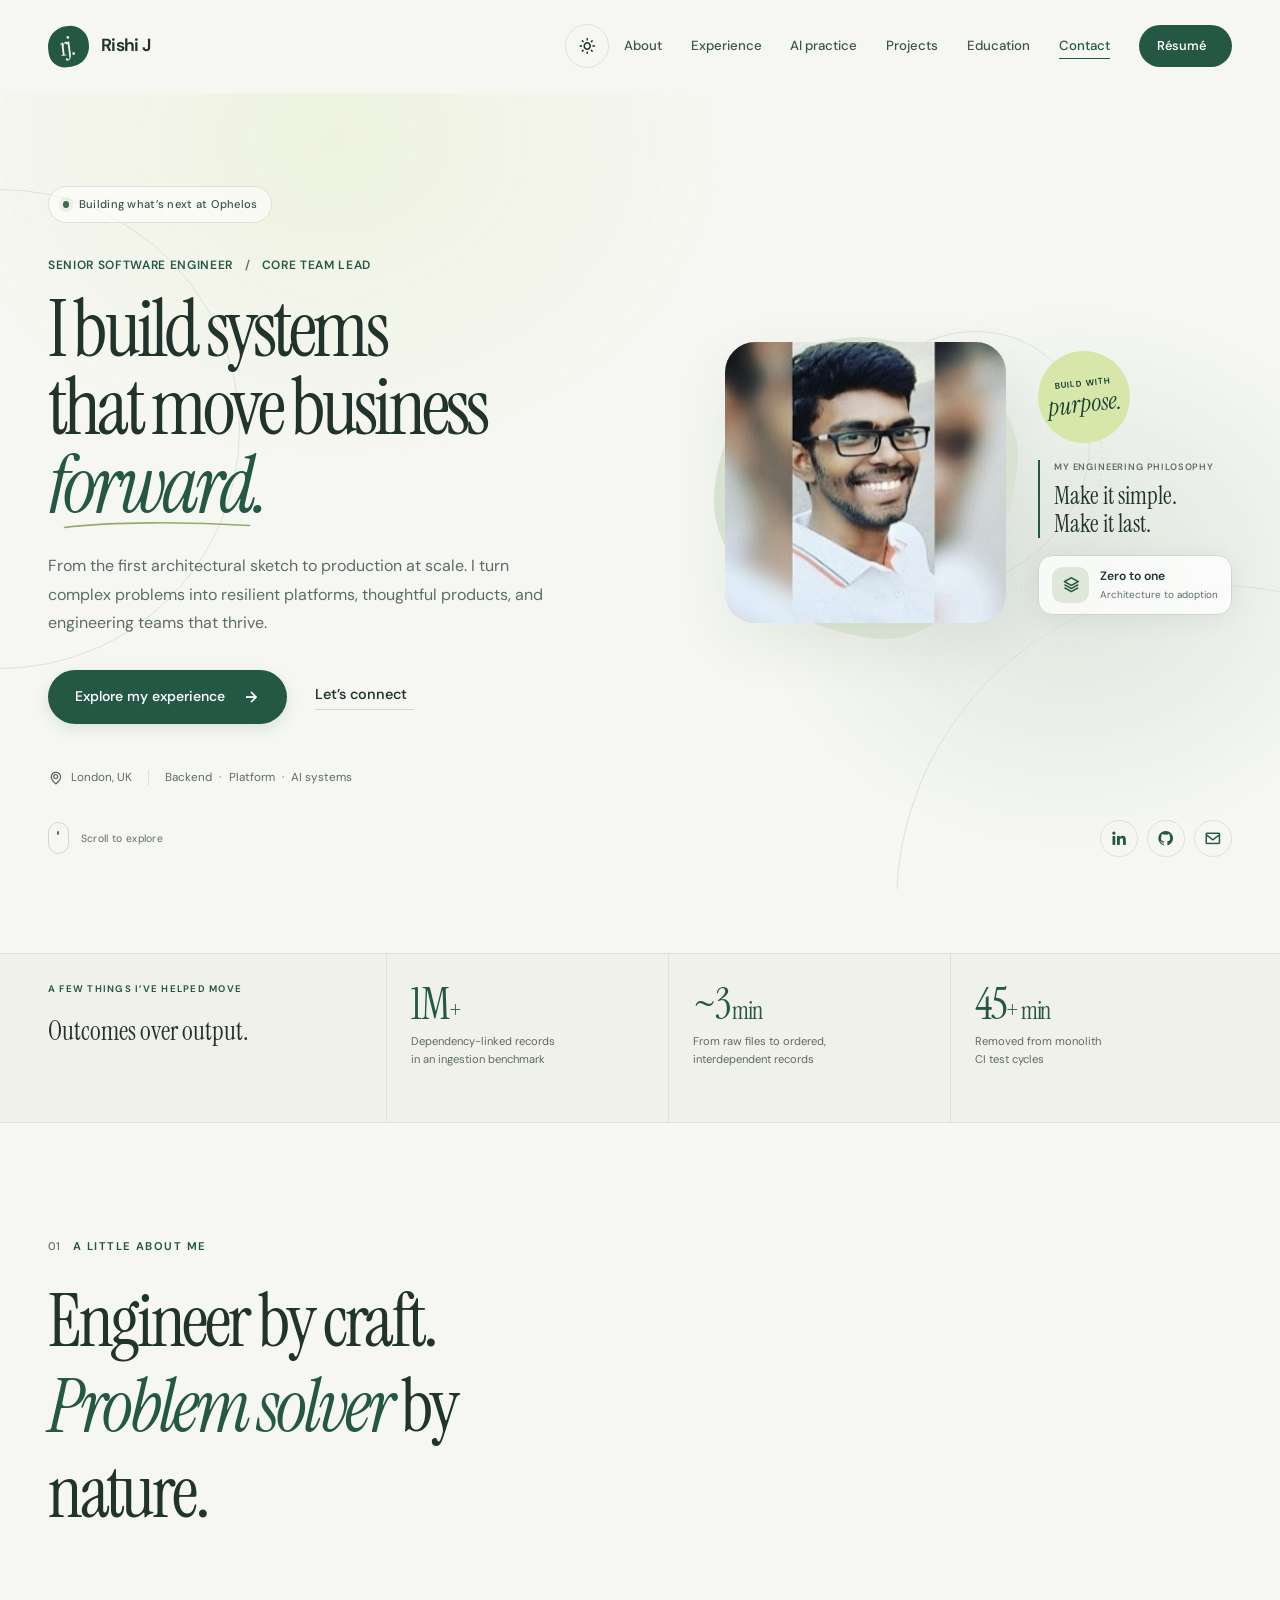
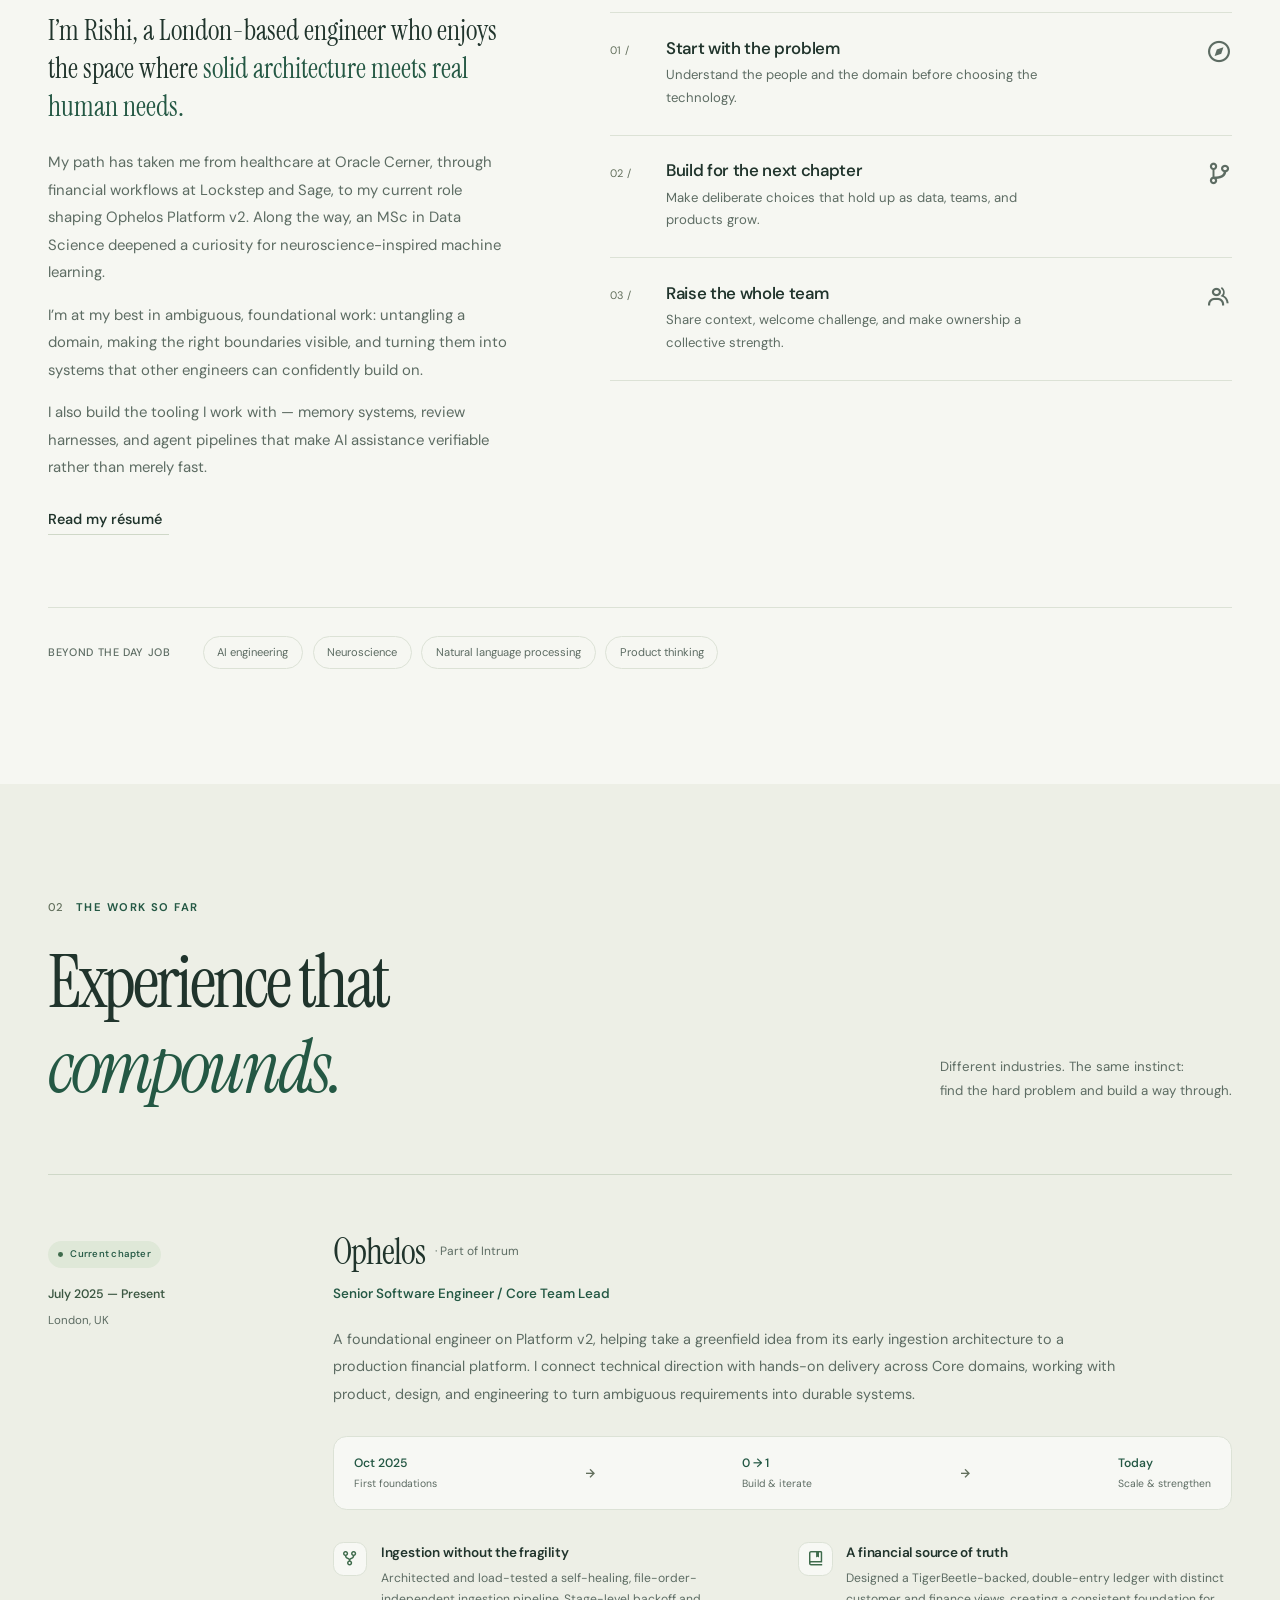
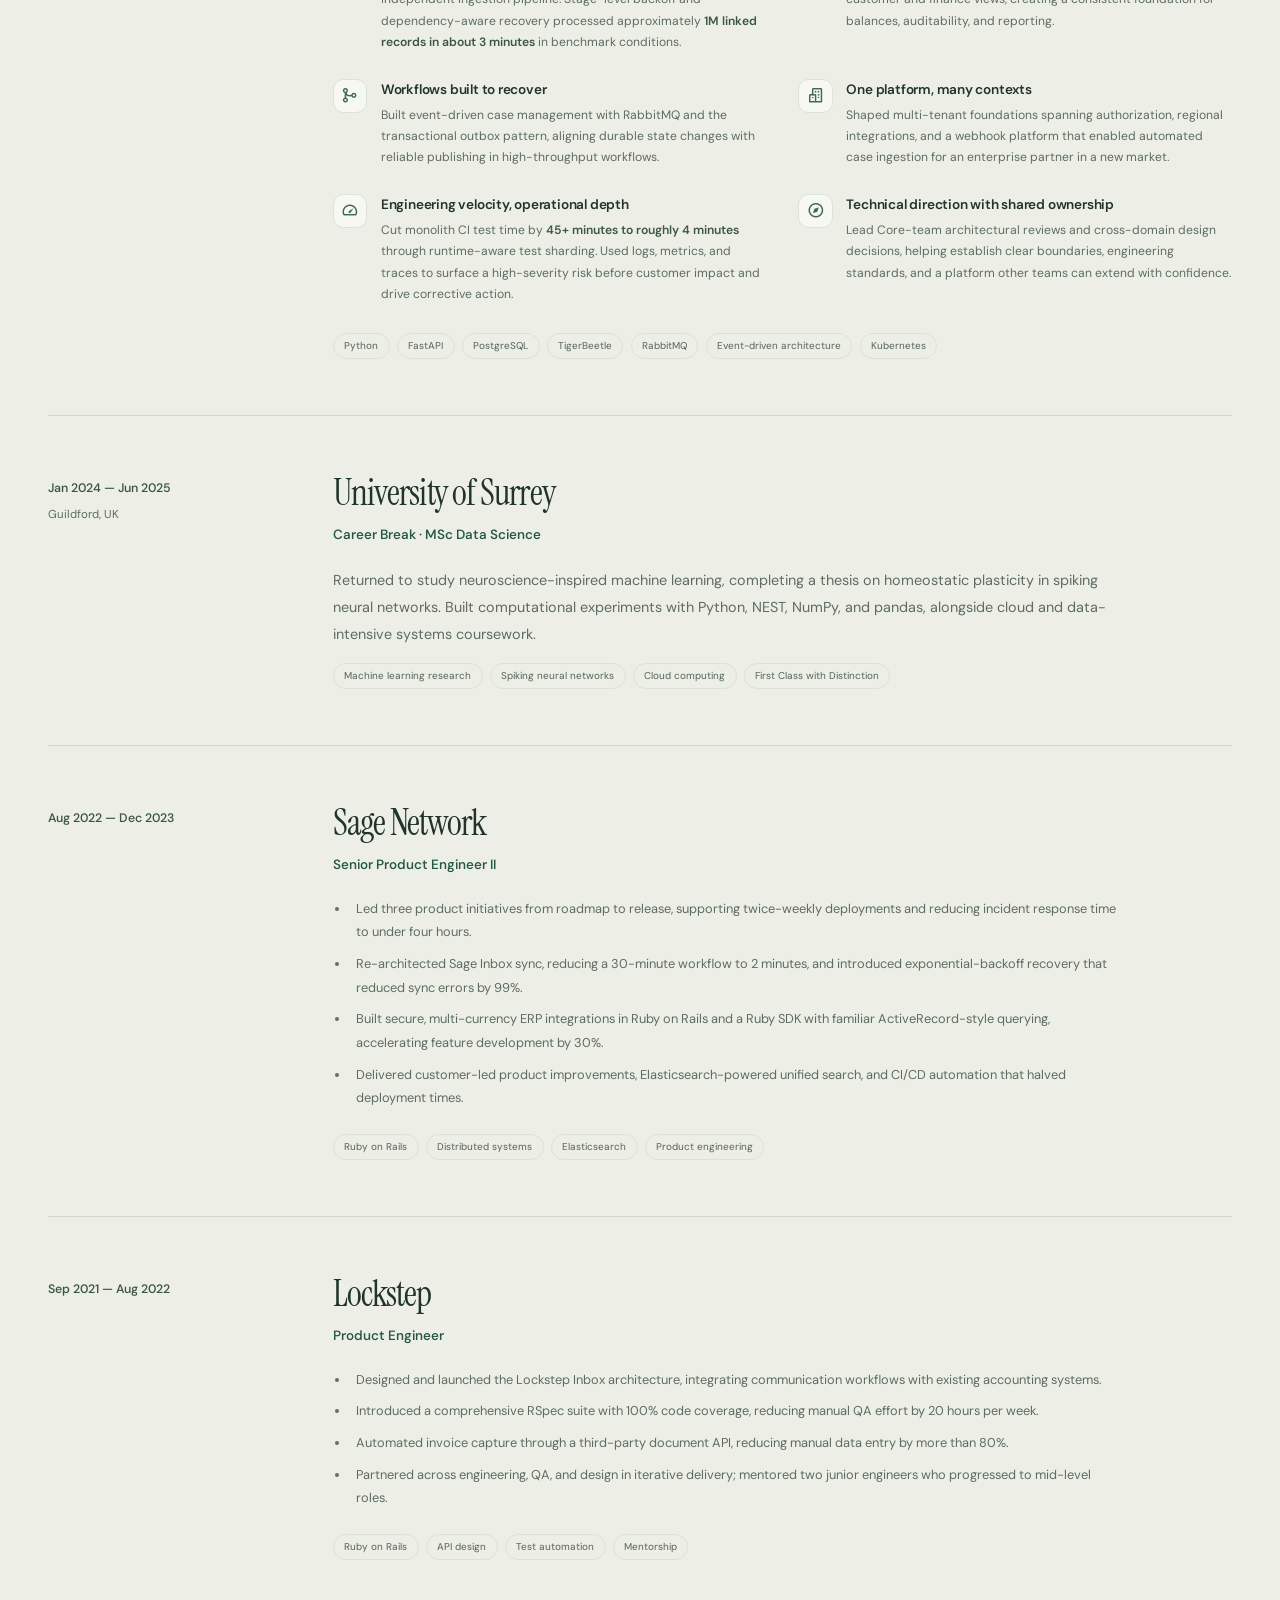
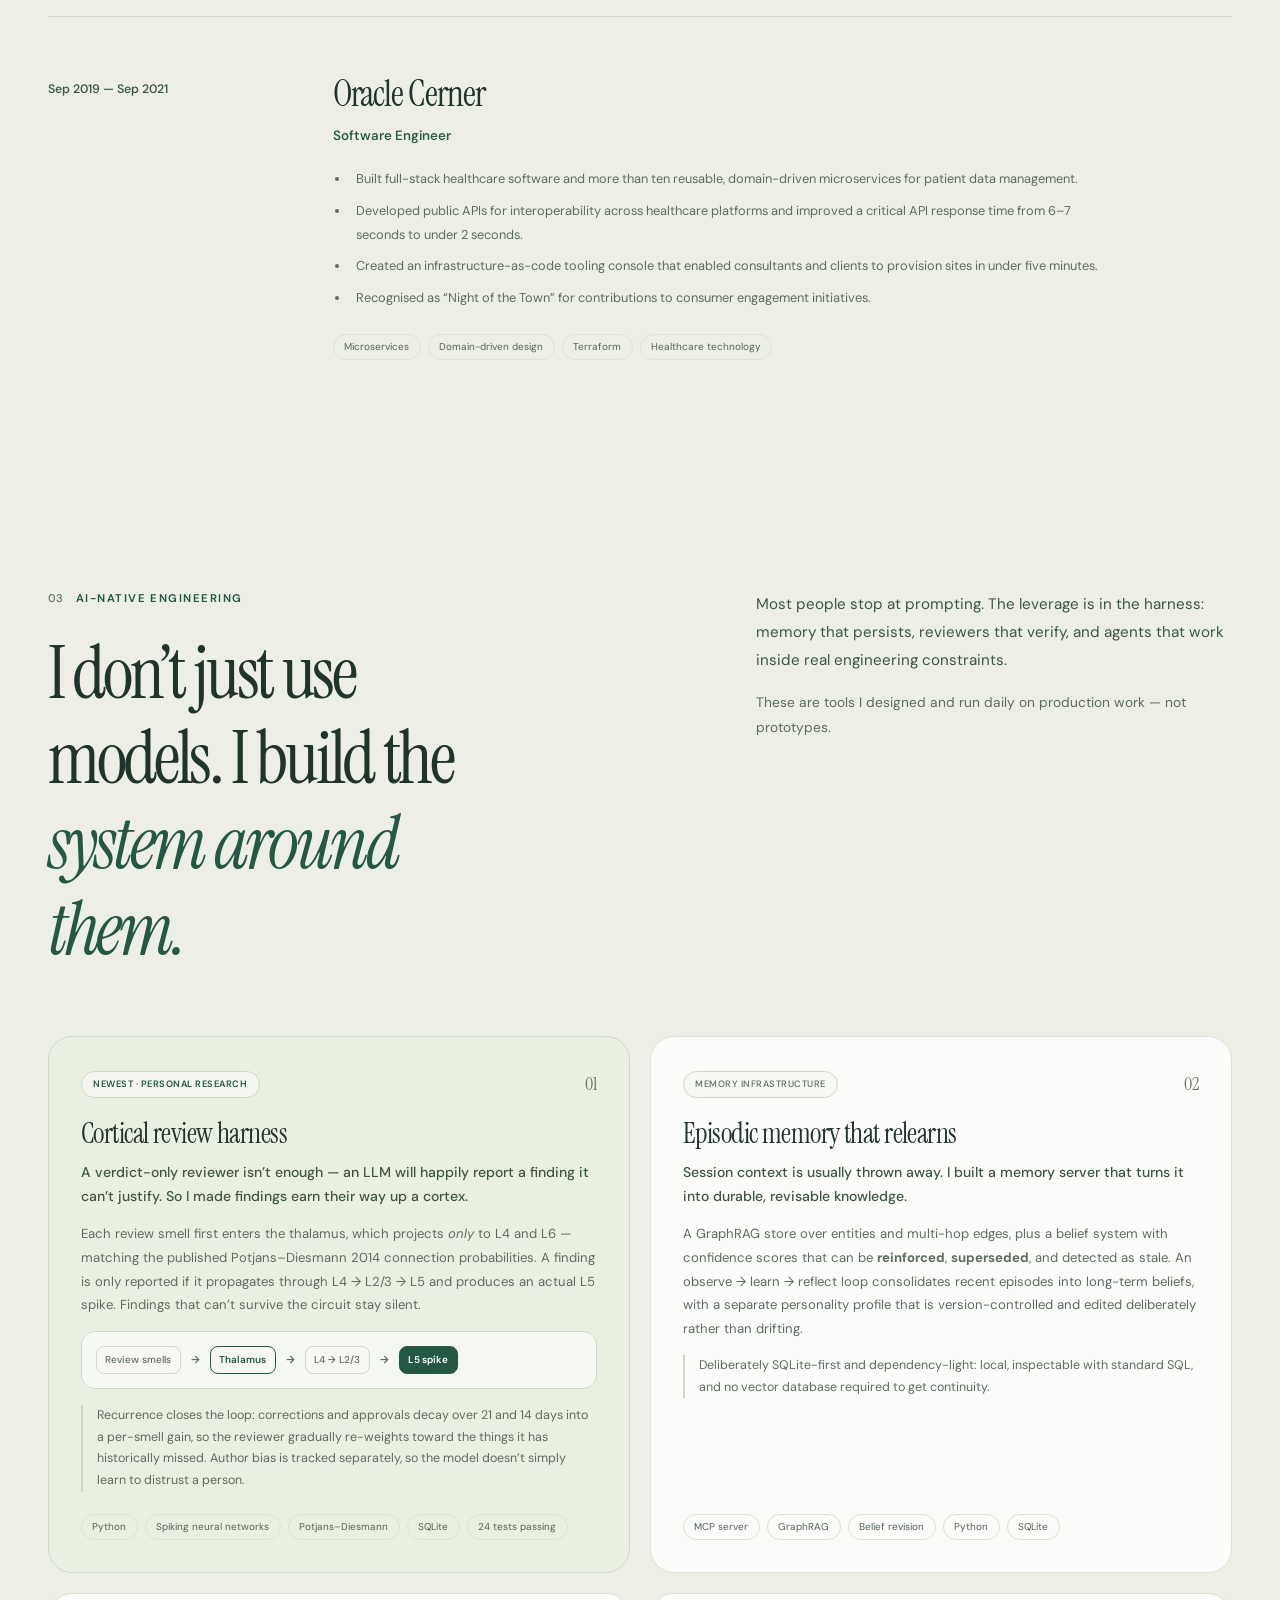
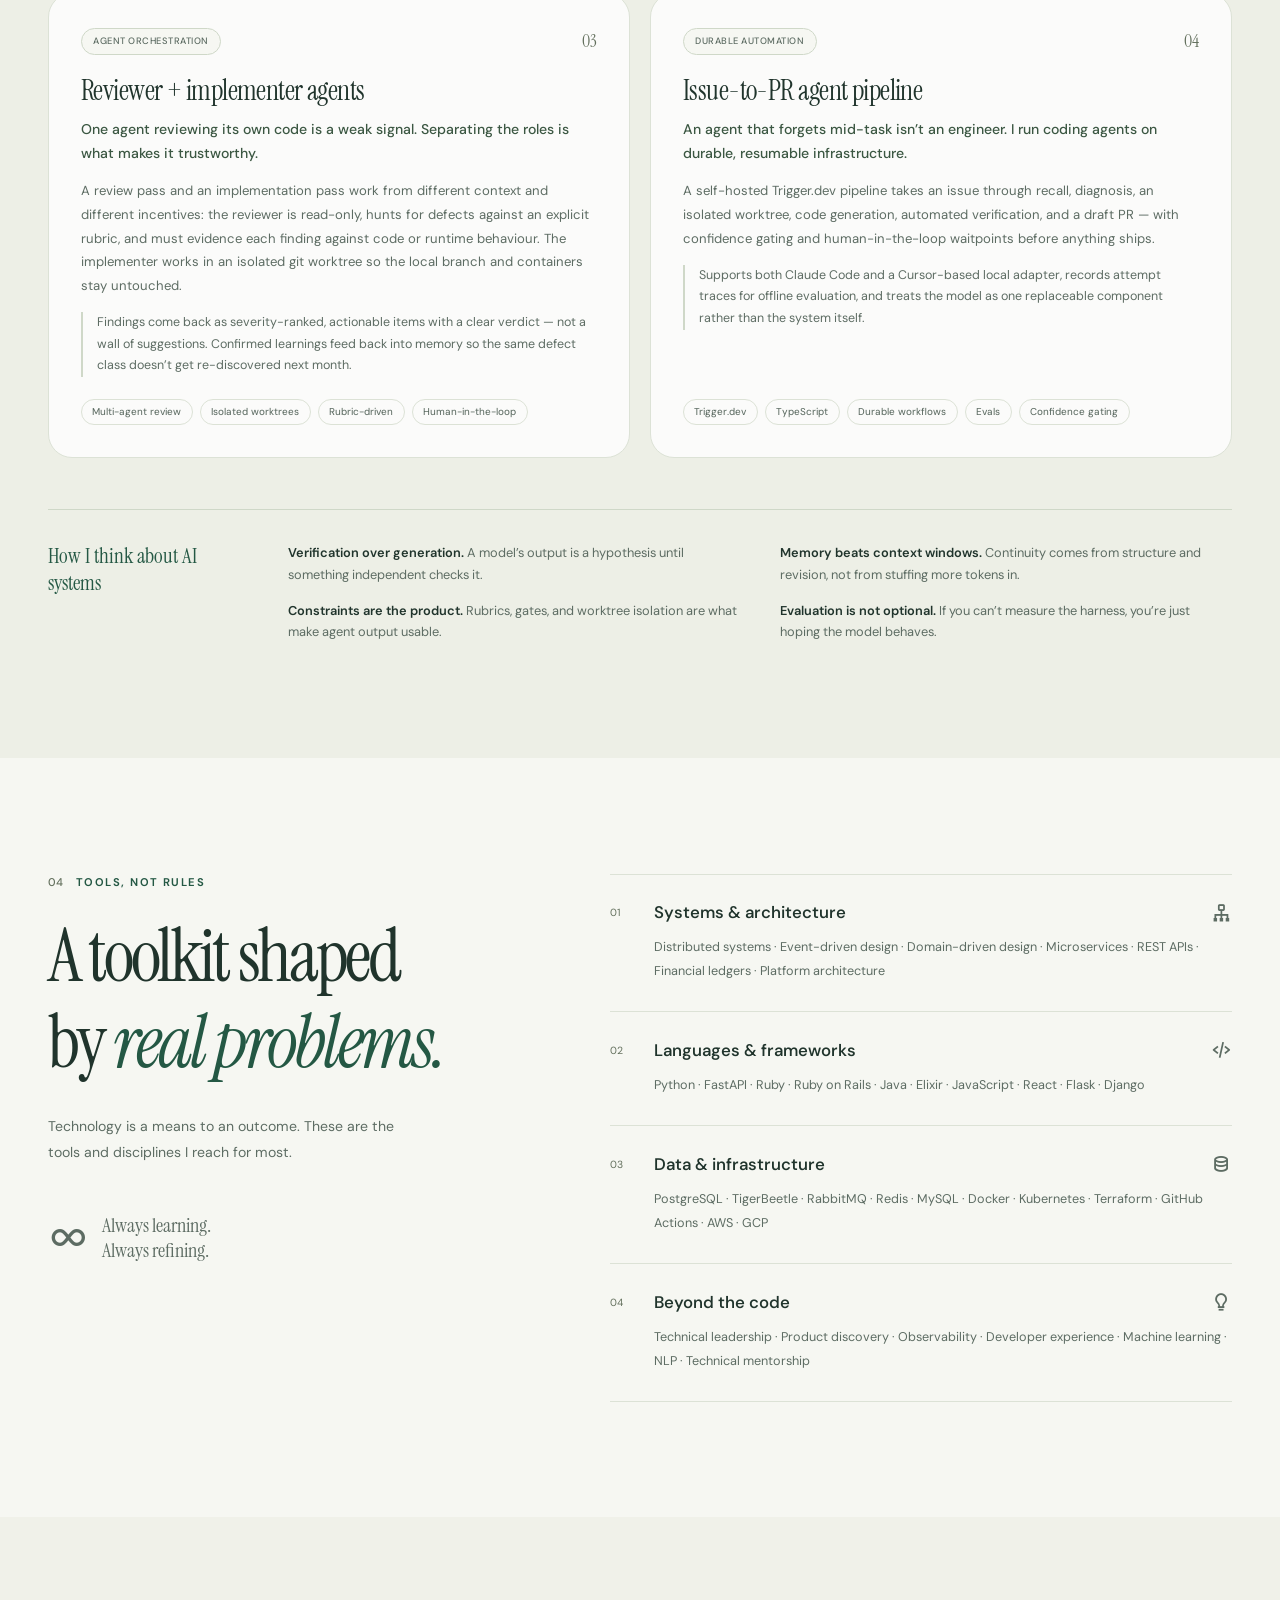
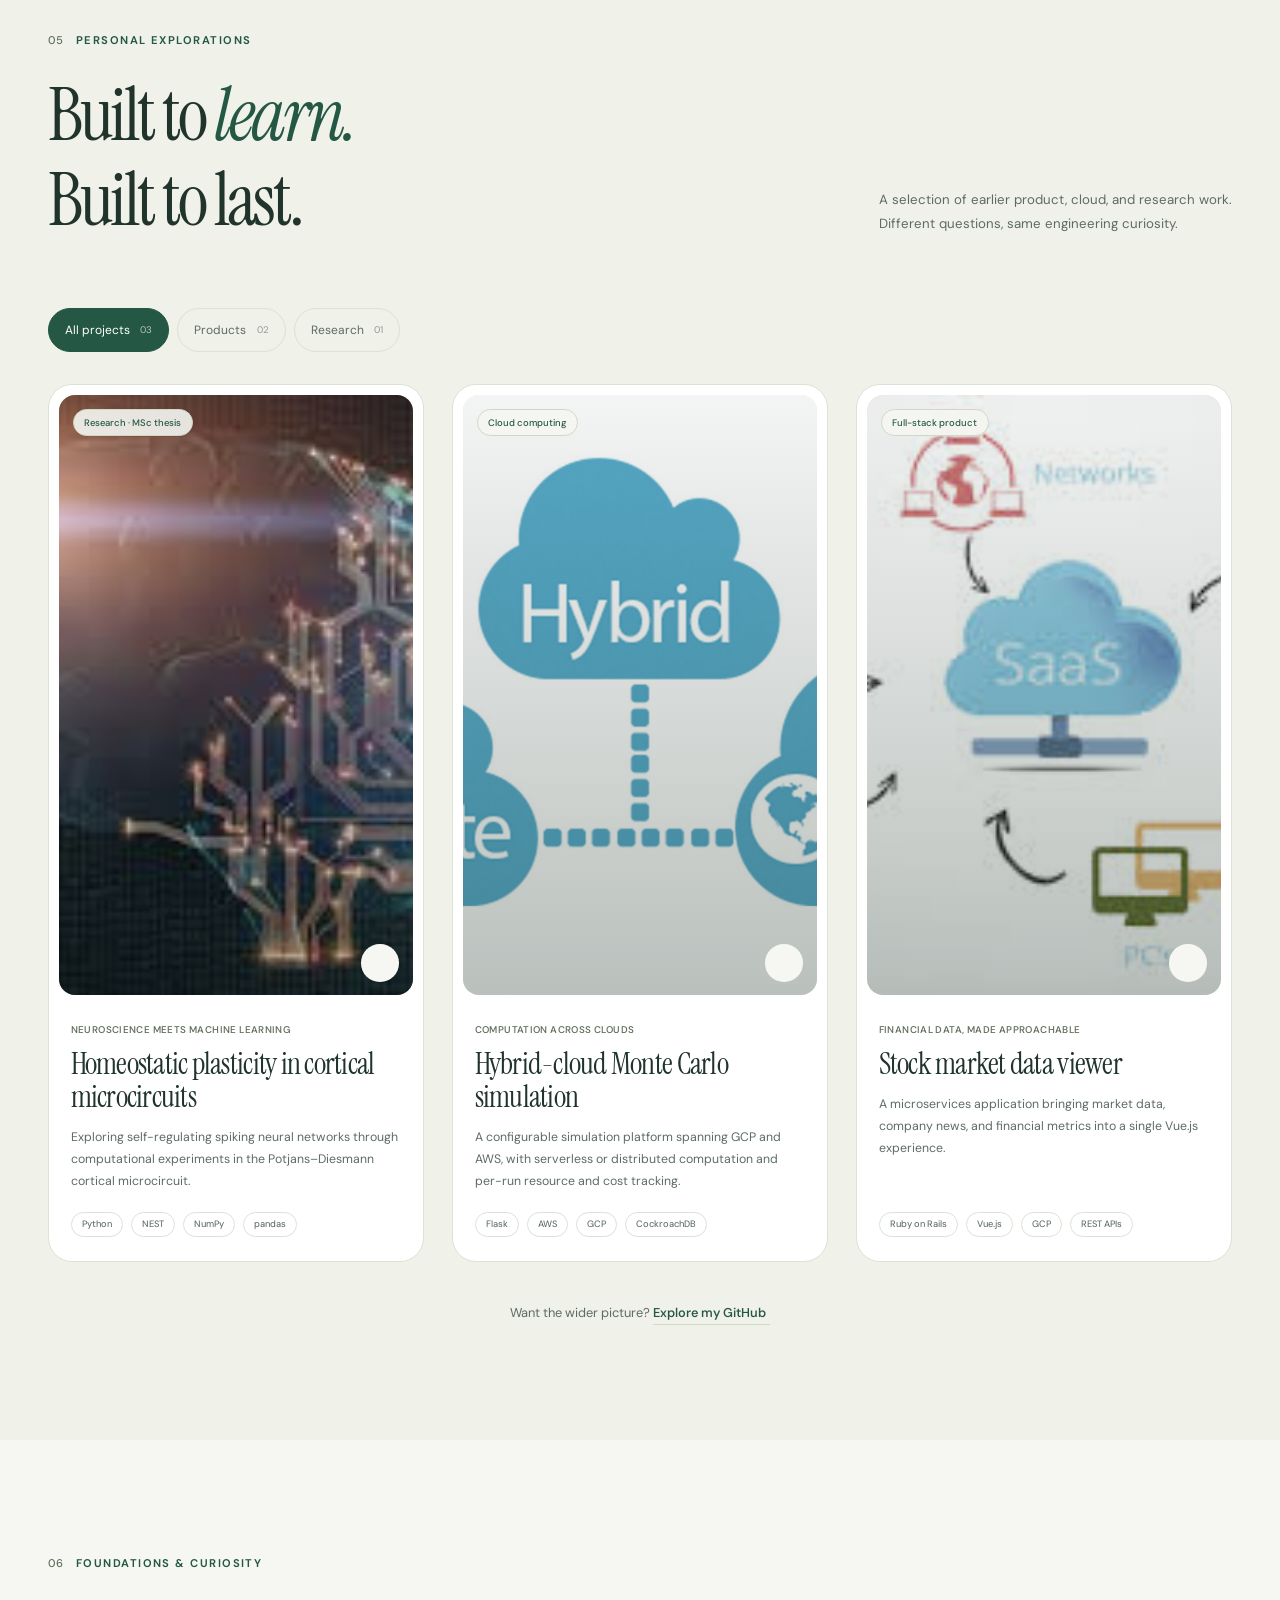
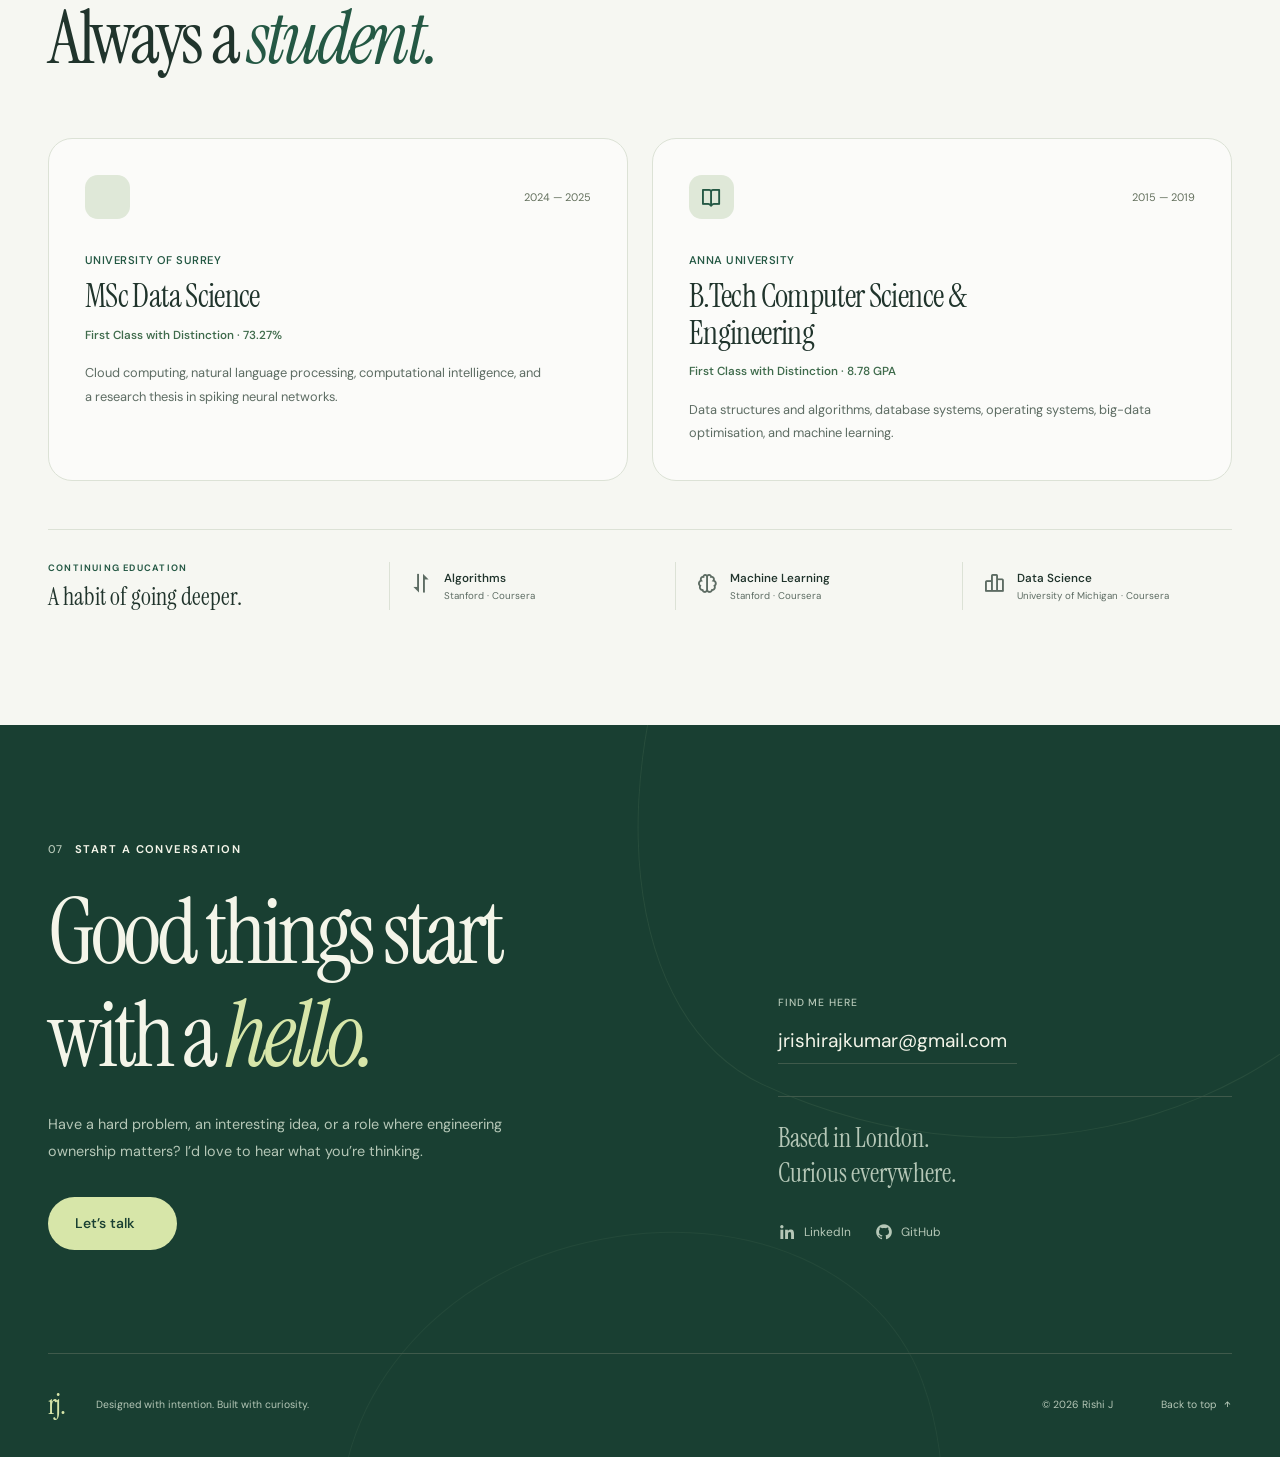
<file: index.html>
<!DOCTYPE html>
<html lang="en">
<head>
  <meta charset="utf-8">
  <meta name="viewport" content="width=device-width, initial-scale=1">
  <meta name="theme-color" content="#f6f7f2">
  <meta name="description" content="Rishi J is a Senior Software Engineer and Core Team Lead in London, building resilient financial platforms and AI-native engineering systems: verifiable review harnesses, episodic memory, and agent pipelines.">
  <meta name="keywords" content="Rishi J, Senior Software Engineer, AI engineering, AI-native engineering, agentic systems, GraphRAG memory, MCP, distributed systems, platform engineering, London">
  <meta property="og:title" content="Rishi J — Software Engineer & Systems Thinker">
  <meta property="og:description" content="From first sketch to production scale — resilient platforms, financial systems, and AI-native engineering built to verify itself.">
  <meta property="og:type" content="website">
  <meta property="og:url" content="https://rishirajkumar97.github.io/">
  <title>Rishi J — Software Engineer & Systems Thinker</title>

  <link rel="icon" type="image/png" href="favicon.png">
  <link rel="preconnect" href="https://fonts.googleapis.com">
  <link rel="preconnect" href="https://fonts.gstatic.com" crossorigin>
  <link href="https://fonts.googleapis.com/css2?family=DM+Sans:wght@400;450;500;550;600;650;700&family=Instrument+Serif:ital@0;1&display=swap" rel="stylesheet">
  <link href="assets/vendor/boxicons/css/boxicons.min.css" rel="stylesheet">
  <link href="assets/css/style.css" rel="stylesheet">
  <script>
    // Apply the saved theme before first paint to avoid a light flash.
    (function () {
      try {
        var saved = localStorage.getItem("theme");
        var theme = saved || (window.matchMedia("(prefers-color-scheme: dark)").matches ? "dark" : "light");
        document.documentElement.dataset.theme = theme;
      } catch (error) {
        document.documentElement.dataset.theme = "light";
      }
    })();
  </script>
  <script src="assets/js/main.js" defer></script>
</head>
<body>
  <a class="skip-link" href="#main-content">Skip to content</a>

  <header class="site-header" data-header>
    <div class="shell nav-shell">
      <a class="brand" href="#home" aria-label="Rishi J, back to home">
        <span class="brand-mark" aria-hidden="true">rj.</span>
        <span class="brand-name">Rishi J</span>
      </a>

      <button class="menu-toggle" type="button" aria-expanded="false" aria-controls="site-navigation" aria-label="Open navigation" data-menu-toggle>
        <i class="bx bx-menu" aria-hidden="true"></i>
      </button>

      <div class="nav-actions">
        <button class="theme-toggle" type="button" aria-label="Switch to dark theme" data-theme-toggle>
          <i class="bx bx-sun icon-sun" aria-hidden="true"></i>
          <i class="bx bx-moon icon-moon" aria-hidden="true"></i>
        </button>
        <nav class="site-nav" id="site-navigation" aria-label="Main navigation" data-navigation>
          <a href="#about">About</a>
          <a href="#experience">Experience</a>
          <a href="#ai">AI practice</a>
          <a href="#work">Projects</a>
          <a href="#education">Education</a>
          <a href="#contact">Contact</a>
          <a class="button button-small nav-resume" href="assets/resume/RishiJResume.pdf" target="_blank" rel="noopener noreferrer">
            Résumé <i class="bx bx-arrow-up-right" aria-hidden="true"></i>
          </a>
        </nav>
      </div>
    </div>
  </header>

  <main id="main-content">
    <section class="hero" id="home" aria-labelledby="hero-title">
      <div class="hero-orbit hero-orbit-one" aria-hidden="true"></div>
      <div class="hero-orbit hero-orbit-two" aria-hidden="true"></div>
      <div class="shell hero-layout">
        <div class="hero-copy">
          <div class="availability"><span class="status-dot" aria-hidden="true"></span> Building what’s next at Ophelos</div>
          <p class="hero-role">Senior Software Engineer <span aria-hidden="true">/</span> Core Team Lead</p>
          <h1 id="hero-title">I build systems<br>that move business<br><em>forward.</em></h1>
          <p class="hero-intro">From the first architectural sketch to production at scale. I turn complex problems into resilient platforms, thoughtful products, and engineering teams that thrive.</p>
          <div class="hero-actions">
            <a class="button button-primary" href="#experience">Explore my experience <i class="bx bx-right-arrow-alt" aria-hidden="true"></i></a>
            <a class="text-link" href="#contact">Let’s connect <i class="bx bx-arrow-up-right" aria-hidden="true"></i></a>
          </div>
          <div class="hero-meta">
            <span><i class="bx bx-map" aria-hidden="true"></i> London, UK</span>
            <span class="meta-divider" aria-hidden="true"></span>
            <span>Backend <b>·</b> Platform <b>·</b> AI systems</span>
          </div>
        </div>

        <div class="hero-visual" aria-label="Rishi J, Senior Software Engineer">
          <div class="portrait-backdrop" aria-hidden="true"></div>
          <svg class="portrait-line" viewBox="0 0 540 610" fill="none" aria-hidden="true">
            <path d="M32 426C-25 284 74 78 230 54C381 31 499 141 499 278C499 417 371 537 233 552C128 564 74 525 32 426Z"/>
            <path d="M16 467C65 573 204 615 333 566C476 512 554 361 506 224"/>
          </svg>

          <figure class="portrait-frame">
            <img src="assets/img/pfp.jpeg" alt="Portrait of Rishi J" width="290" height="290" fetchpriority="high" decoding="async">
          </figure>

          <div class="hero-aside">
            <div class="hero-sticker" aria-hidden="true"><span>BUILD WITH</span><strong>purpose.</strong></div>
            <div class="hero-caption">
              <span class="caption-label">My engineering philosophy</span>
              <p>Make it simple.<br>Make it last.</p>
            </div>
            <div class="hero-note">
              <span class="note-icon"><i class="bx bx-layer" aria-hidden="true"></i></span>
              <span><strong>Zero to one</strong>Architecture to adoption</span>
            </div>
          </div>
        </div>
      </div>
      <div class="shell hero-footer">
        <span class="scroll-cue"><span aria-hidden="true"></span> Scroll to explore</span>
        <div class="social-links" aria-label="Social links">
          <a href="https://www.linkedin.com/in/rishijawahar/" target="_blank" rel="noopener noreferrer" aria-label="LinkedIn (opens in a new tab)"><i class="bx bxl-linkedin" aria-hidden="true"></i></a>
          <a href="https://github.com/rishirajkumar97" target="_blank" rel="noopener noreferrer" aria-label="GitHub (opens in a new tab)"><i class="bx bxl-github" aria-hidden="true"></i></a>
          <a href="mailto:jrishirajkumar@gmail.com" aria-label="Email Rishi"><i class="bx bx-envelope" aria-hidden="true"></i></a>
        </div>
      </div>
    </section>

    <section class="impact-strip" aria-label="Selected engineering outcomes">
      <div class="shell impact-grid">
        <div class="impact-intro"><span class="eyebrow">A few things I’ve helped move</span><p>Outcomes over output.</p></div>
        <div class="impact-stat"><strong>1M<span>+</span></strong><p>Dependency-linked records<br>in an ingestion benchmark</p></div>
        <div class="impact-stat"><strong>~3<span> min</span></strong><p>From raw files to ordered,<br>interdependent records</p></div>
        <div class="impact-stat"><strong>45<span>+ min</span></strong><p>Removed from monolith<br>CI test cycles</p></div>
      </div>
    </section>

    <section class="section about" id="about" aria-labelledby="about-title">
      <div class="shell">
        <div class="section-heading reveal">
          <p class="eyebrow"><span>01</span> A little about me</p>
          <h2 id="about-title">Engineer by craft.<br><em>Problem solver</em> by nature.</h2>
        </div>
        <div class="about-layout">
          <div class="about-story reveal">
            <p class="lead">I’m Rishi, a London-based engineer who enjoys the space where <strong>solid architecture meets real human needs.</strong></p>
            <p>My path has taken me from healthcare at Oracle Cerner, through financial workflows at Lockstep and Sage, to my current role shaping Ophelos Platform v2. Along the way, an MSc in Data Science deepened a curiosity for neuroscience-inspired machine learning.</p>
            <p>I’m at my best in ambiguous, foundational work: untangling a domain, making the right boundaries visible, and turning them into systems that other engineers can confidently build on.</p>
            <p>I also build the tooling I work with — memory systems, review harnesses, and agent pipelines that make AI assistance verifiable rather than merely fast.</p>
            <a class="text-link" href="assets/resume/RishiJResume.pdf" target="_blank" rel="noopener noreferrer">Read my résumé <i class="bx bx-arrow-up-right" aria-hidden="true"></i></a>
          </div>
          <div class="principles reveal reveal-delay">
            <article class="principle">
              <span class="principle-number">01 /</span>
              <div><h3>Start with the problem</h3><p>Understand the people and the domain before choosing the technology.</p></div>
              <i class="bx bx-compass" aria-hidden="true"></i>
            </article>
            <article class="principle">
              <span class="principle-number">02 /</span>
              <div><h3>Build for the next chapter</h3><p>Make deliberate choices that hold up as data, teams, and products grow.</p></div>
              <i class="bx bx-git-branch" aria-hidden="true"></i>
            </article>
            <article class="principle">
              <span class="principle-number">03 /</span>
              <div><h3>Raise the whole team</h3><p>Share context, welcome challenge, and make ownership a collective strength.</p></div>
              <i class="bx bx-group" aria-hidden="true"></i>
            </article>
          </div>
        </div>
        <div class="interest-row reveal" aria-label="Areas of interest">
          <span>Beyond the day job</span>
          <ul><li>AI engineering</li><li>Neuroscience</li><li>Natural language processing</li><li>Product thinking</li></ul>
        </div>
      </div>
    </section>

    <section class="section experience-section" id="experience" aria-labelledby="experience-title">
      <div class="shell">
        <div class="section-heading experience-heading reveal">
          <div><p class="eyebrow"><span>02</span> The work so far</p><h2 id="experience-title">Experience that<br><em>compounds.</em></h2></div>
          <p>Different industries. The same instinct:<br>find the hard problem and build a way through.</p>
        </div>

        <article class="experience-item current-role reveal">
          <div class="experience-aside">
            <span class="current-badge"><span class="status-dot" aria-hidden="true"></span> Current chapter</span>
            <p class="experience-date">July 2025 — Present</p>
            <p class="experience-location">London, UK</p>
          </div>
          <div class="experience-content">
            <div class="company-line"><h3><a href="https://www.ophelos.com/" target="_blank" rel="noopener noreferrer">Ophelos <span>· Part of Intrum</span><i class="bx bx-arrow-up-right" aria-hidden="true"></i></a></h3></div>
            <p class="job-title">Senior Software Engineer / Core Team Lead</p>
            <p class="role-summary">A foundational engineer on Platform v2, helping take a greenfield idea from its early ingestion architecture to a production financial platform. I connect technical direction with hands-on delivery across Core domains, working with product, design, and engineering to turn ambiguous requirements into durable systems.</p>

            <div class="role-journey" aria-label="Platform v2 journey">
              <span><b>Oct 2025</b> First foundations</span><i class="bx bx-right-arrow-alt" aria-hidden="true"></i><span><b>0 → 1</b> Build & iterate</span><i class="bx bx-right-arrow-alt" aria-hidden="true"></i><span><b>Today</b> Scale & strengthen</span>
            </div>

            <div class="role-highlights">
              <article class="role-highlight">
                <span class="highlight-icon"><i class="bx bx-git-repo-forked" aria-hidden="true"></i></span>
                <div><h4>Ingestion without the fragility</h4><p>Architected and load-tested a self-healing, file-order-independent ingestion pipeline. Stage-level backoff and dependency-aware recovery processed approximately <strong>1M linked records in about 3 minutes</strong> in benchmark conditions.</p></div>
              </article>
              <article class="role-highlight">
                <span class="highlight-icon"><i class="bx bx-book-bookmark" aria-hidden="true"></i></span>
                <div><h4>A financial source of truth</h4><p>Designed a TigerBeetle-backed, double-entry ledger with distinct customer and finance views, creating a consistent foundation for balances, auditability, and reporting.</p></div>
              </article>
              <article class="role-highlight">
                <span class="highlight-icon"><i class="bx bx-git-merge" aria-hidden="true"></i></span>
                <div><h4>Workflows built to recover</h4><p>Built event-driven case management with RabbitMQ and the transactional outbox pattern, aligning durable state changes with reliable publishing in high-throughput workflows.</p></div>
              </article>
              <article class="role-highlight">
                <span class="highlight-icon"><i class="bx bx-buildings" aria-hidden="true"></i></span>
                <div><h4>One platform, many contexts</h4><p>Shaped multi-tenant foundations spanning authorization, regional integrations, and a webhook platform that enabled automated case ingestion for an enterprise partner in a new market.</p></div>
              </article>
              <article class="role-highlight">
                <span class="highlight-icon"><i class="bx bx-tachometer" aria-hidden="true"></i></span>
                <div><h4>Engineering velocity, operational depth</h4><p>Cut monolith CI test time by <strong>45+ minutes to roughly 4 minutes</strong> through runtime-aware test sharding. Used logs, metrics, and traces to surface a high-severity risk before customer impact and drive corrective action.</p></div>
              </article>
              <article class="role-highlight">
                <span class="highlight-icon"><i class="bx bx-compass" aria-hidden="true"></i></span>
                <div><h4>Technical direction with shared ownership</h4><p>Lead Core-team architectural reviews and cross-domain design decisions, helping establish clear boundaries, engineering standards, and a platform other teams can extend with confidence.</p></div>
              </article>
            </div>
            <ul class="tag-list" aria-label="Selected technologies"><li>Python</li><li>FastAPI</li><li>PostgreSQL</li><li>TigerBeetle</li><li>RabbitMQ</li><li>Event-driven architecture</li><li>Kubernetes</li></ul>
          </div>
        </article>

        <article class="experience-item reveal">
          <div class="experience-aside"><p class="experience-date">Jan 2024 — Jun 2025</p><p class="experience-location">Guildford, UK</p></div>
          <div class="experience-content">
            <h3><a href="https://www.surrey.ac.uk/" target="_blank" rel="noopener noreferrer">University of Surrey <i class="bx bx-arrow-up-right" aria-hidden="true"></i></a></h3>
            <p class="job-title">Career Break · MSc Data Science</p>
            <p class="role-summary">Returned to study neuroscience-inspired machine learning, completing a thesis on homeostatic plasticity in spiking neural networks. Built computational experiments with Python, NEST, NumPy, and pandas, alongside cloud and data-intensive systems coursework.</p>
            <ul class="tag-list"><li>Machine learning research</li><li>Spiking neural networks</li><li>Cloud computing</li><li>First Class with Distinction</li></ul>
          </div>
        </article>

        <article class="experience-item reveal">
          <div class="experience-aside"><p class="experience-date">Aug 2022 — Dec 2023</p></div>
          <div class="experience-content">
            <h3><a href="https://www.sage.com/" target="_blank" rel="noopener noreferrer">Sage Network <i class="bx bx-arrow-up-right" aria-hidden="true"></i></a></h3>
            <p class="job-title">Senior Product Engineer II</p>
            <ul class="experience-bullets">
              <li>Led three product initiatives from roadmap to release, supporting twice-weekly deployments and reducing incident response time to under four hours.</li>
              <li>Re-architected Sage Inbox sync, reducing a 30-minute workflow to 2 minutes, and introduced exponential-backoff recovery that reduced sync errors by 99%.</li>
              <li>Built secure, multi-currency ERP integrations in Ruby on Rails and a Ruby SDK with familiar ActiveRecord-style querying, accelerating feature development by 30%.</li>
              <li>Delivered customer-led product improvements, Elasticsearch-powered unified search, and CI/CD automation that halved deployment times.</li>
            </ul>
            <ul class="tag-list"><li>Ruby on Rails</li><li>Distributed systems</li><li>Elasticsearch</li><li>Product engineering</li></ul>
          </div>
        </article>

        <article class="experience-item reveal">
          <div class="experience-aside"><p class="experience-date">Sep 2021 — Aug 2022</p></div>
          <div class="experience-content">
            <h3><a href="https://www.lockstep.io/" target="_blank" rel="noopener noreferrer">Lockstep <i class="bx bx-arrow-up-right" aria-hidden="true"></i></a></h3>
            <p class="job-title">Product Engineer</p>
            <ul class="experience-bullets">
              <li>Designed and launched the Lockstep Inbox architecture, integrating communication workflows with existing accounting systems.</li>
              <li>Introduced a comprehensive RSpec suite with 100% code coverage, reducing manual QA effort by 20 hours per week.</li>
              <li>Automated invoice capture through a third-party document API, reducing manual data entry by more than 80%.</li>
              <li>Partnered across engineering, QA, and design in iterative delivery; mentored two junior engineers who progressed to mid-level roles.</li>
            </ul>
            <ul class="tag-list"><li>Ruby on Rails</li><li>API design</li><li>Test automation</li><li>Mentorship</li></ul>
          </div>
        </article>

        <article class="experience-item reveal">
          <div class="experience-aside"><p class="experience-date">Sep 2019 — Sep 2021</p></div>
          <div class="experience-content">
            <h3><a href="https://www.cerner.com/" target="_blank" rel="noopener noreferrer">Oracle Cerner <i class="bx bx-arrow-up-right" aria-hidden="true"></i></a></h3>
            <p class="job-title">Software Engineer</p>
            <ul class="experience-bullets">
              <li>Built full-stack healthcare software and more than ten reusable, domain-driven microservices for patient data management.</li>
              <li>Developed public APIs for interoperability across healthcare platforms and improved a critical API response time from 6–7 seconds to under 2 seconds.</li>
              <li>Created an infrastructure-as-code tooling console that enabled consultants and clients to provision sites in under five minutes.</li>
              <li>Recognised as “Night of the Town” for contributions to consumer engagement initiatives.</li>
            </ul>
            <ul class="tag-list"><li>Microservices</li><li>Domain-driven design</li><li>Terraform</li><li>Healthcare technology</li></ul>
          </div>
        </article>
      </div>
    </section>

    <section class="section ai-section" id="ai" aria-labelledby="ai-title">
      <div class="shell">
        <div class="section-heading ai-heading reveal">
          <div>
            <p class="eyebrow"><span>03</span> AI-native engineering</p>
            <h2 id="ai-title">I don’t just use<br>models. I build the<br><em>system around them.</em></h2>
          </div>
          <div class="ai-heading-note">
            <p>Most people stop at prompting. The leverage is in the harness: memory that persists, reviewers that verify, and agents that work inside real engineering constraints.</p>
            <p>These are tools I designed and run daily on production work — not prototypes.</p>
          </div>
        </div>

        <div class="ai-grid">
          <article class="ai-card ai-card-feature reveal">
            <div class="ai-card-top">
              <span class="ai-badge">Newest · Personal research</span>
              <span class="ai-card-index">01</span>
            </div>
            <h3>Cortical review harness</h3>
            <p class="ai-card-lede">A verdict-only reviewer isn’t enough — an LLM will happily report a finding it can’t justify. So I made findings earn their way up a cortex.</p>
            <p>Each review smell first enters the thalamus, which projects <em>only</em> to L4 and L6 — matching the published Potjans–Diesmann 2014 connection probabilities. A finding is only reported if it propagates through L4 → L2/3 → L5 and produces an actual L5 spike. Findings that can’t survive the circuit stay silent.</p>
            <div class="ai-diagram" aria-label="Signal path: smells enter the thalamus, which projects only to L4 and L6; findings must propagate L4, L2/3, then L5 to be reported">
              <span class="ai-node">Review smells</span>
              <i class="bx bx-right-arrow-alt" aria-hidden="true"></i>
              <span class="ai-node ai-node-accent">Thalamus</span>
              <i class="bx bx-right-arrow-alt" aria-hidden="true"></i>
              <span class="ai-node">L4 → L2/3</span>
              <i class="bx bx-right-arrow-alt" aria-hidden="true"></i>
              <span class="ai-node ai-node-out">L5 spike</span>
            </div>
            <p class="ai-card-detail">Recurrence closes the loop: corrections and approvals decay over 21 and 14 days into a per-smell gain, so the reviewer gradually re-weights toward the things it has historically missed. Author bias is tracked separately, so the model doesn’t simply learn to distrust a person.</p>
            <ul class="tag-list"><li>Python</li><li>Spiking neural networks</li><li>Potjans–Diesmann</li><li>SQLite</li><li>24 tests passing</li></ul>
          </article>

          <article class="ai-card reveal">
            <div class="ai-card-top">
              <span class="ai-badge ai-badge-muted">Memory infrastructure</span>
              <span class="ai-card-index">02</span>
            </div>
            <h3>Episodic memory that relearns</h3>
            <p class="ai-card-lede">Session context is usually thrown away. I built a memory server that turns it into durable, revisable knowledge.</p>
            <p>A GraphRAG store over entities and multi-hop edges, plus a belief system with confidence scores that can be <strong>reinforced</strong>, <strong>superseded</strong>, and detected as stale. An observe → learn → reflect loop consolidates recent episodes into long-term beliefs, with a separate personality profile that is version-controlled and edited deliberately rather than drifting.</p>
            <p class="ai-card-detail">Deliberately SQLite-first and dependency-light: local, inspectable with standard SQL, and no vector database required to get continuity.</p>
            <ul class="tag-list"><li>MCP server</li><li>GraphRAG</li><li>Belief revision</li><li>Python</li><li>SQLite</li></ul>
          </article>

          <article class="ai-card reveal">
            <div class="ai-card-top">
              <span class="ai-badge ai-badge-muted">Agent orchestration</span>
              <span class="ai-card-index">03</span>
            </div>
            <h3>Reviewer + implementer agents</h3>
            <p class="ai-card-lede">One agent reviewing its own code is a weak signal. Separating the roles is what makes it trustworthy.</p>
            <p>A review pass and an implementation pass work from different context and different incentives: the reviewer is read-only, hunts for defects against an explicit rubric, and must evidence each finding against code or runtime behaviour. The implementer works in an isolated git worktree so the local branch and containers stay untouched.</p>
            <p class="ai-card-detail">Findings come back as severity-ranked, actionable items with a clear verdict — not a wall of suggestions. Confirmed learnings feed back into memory so the same defect class doesn’t get re-discovered next month.</p>
            <ul class="tag-list"><li>Multi-agent review</li><li>Isolated worktrees</li><li>Rubric-driven</li><li>Human-in-the-loop</li></ul>
          </article>

          <article class="ai-card reveal">
            <div class="ai-card-top">
              <span class="ai-badge ai-badge-muted">Durable automation</span>
              <span class="ai-card-index">04</span>
            </div>
            <h3>Issue-to-PR agent pipeline</h3>
            <p class="ai-card-lede">An agent that forgets mid-task isn’t an engineer. I run coding agents on durable, resumable infrastructure.</p>
            <p>A self-hosted Trigger.dev pipeline takes an issue through recall, diagnosis, an isolated worktree, code generation, automated verification, and a draft PR — with confidence gating and human-in-the-loop waitpoints before anything ships.</p>
            <p class="ai-card-detail">Supports both Claude Code and a Cursor-based local adapter, records attempt traces for offline evaluation, and treats the model as one replaceable component rather than the system itself.</p>
            <ul class="tag-list"><li>Trigger.dev</li><li>TypeScript</li><li>Durable workflows</li><li>Evals</li><li>Confidence gating</li></ul>
          </article>
        </div>

        <div class="ai-principles reveal">
          <p class="ai-principles-label">How I think about AI systems</p>
          <ul>
            <li><strong>Verification over generation.</strong> A model’s output is a hypothesis until something independent checks it.</li>
            <li><strong>Memory beats context windows.</strong> Continuity comes from structure and revision, not from stuffing more tokens in.</li>
            <li><strong>Constraints are the product.</strong> Rubrics, gates, and worktree isolation are what make agent output usable.</li>
            <li><strong>Evaluation is not optional.</strong> If you can’t measure the harness, you’re just hoping the model behaves.</li>
          </ul>
        </div>
      </div>
    </section>

    <section class="section capabilities-section" id="skills" aria-labelledby="capabilities-title">
      <div class="shell capabilities-layout">
        <div class="section-heading reveal">
          <p class="eyebrow"><span>04</span> Tools, not rules</p>
          <h2 id="capabilities-title">A toolkit shaped<br>by <em>real problems.</em></h2>
          <p>Technology is a means to an outcome. These are the tools and disciplines I reach for most.</p>
          <div class="capability-note"><i class="bx bx-infinite" aria-hidden="true"></i><span>Always learning.<br>Always refining.</span></div>
        </div>
        <div class="capability-groups reveal reveal-delay">
          <article class="capability-group">
            <div class="capability-heading"><span>01</span><h3>Systems & architecture</h3><i class="bx bx-sitemap" aria-hidden="true"></i></div>
            <p>Distributed systems · Event-driven design · Domain-driven design · Microservices · REST APIs · Financial ledgers · Platform architecture</p>
          </article>
          <article class="capability-group">
            <div class="capability-heading"><span>02</span><h3>Languages & frameworks</h3><i class="bx bx-code-alt" aria-hidden="true"></i></div>
            <p>Python · FastAPI · Ruby · Ruby on Rails · Java · Elixir · JavaScript · React · Flask · Django</p>
          </article>
          <article class="capability-group">
            <div class="capability-heading"><span>03</span><h3>Data & infrastructure</h3><i class="bx bx-data" aria-hidden="true"></i></div>
            <p>PostgreSQL · TigerBeetle · RabbitMQ · Redis · MySQL · Docker · Kubernetes · Terraform · GitHub Actions · AWS · GCP</p>
          </article>
          <article class="capability-group">
            <div class="capability-heading"><span>04</span><h3>Beyond the code</h3><i class="bx bx-bulb" aria-hidden="true"></i></div>
            <p>Technical leadership · Product discovery · Observability · Developer experience · Machine learning · NLP · Technical mentorship</p>
          </article>
        </div>
      </div>
    </section>

    <section class="section work-section" id="work" aria-labelledby="work-title">
      <div class="shell">
        <div class="section-heading work-heading reveal">
          <div><p class="eyebrow"><span>05</span> Personal explorations</p><h2 id="work-title">Built to <em>learn.</em><br>Built to last.</h2></div>
          <p>A selection of earlier product, cloud, and research work.<br>Different questions, same engineering curiosity.</p>
        </div>
        <div class="project-filters reveal" role="group" aria-label="Filter projects">
          <button class="filter-button is-active" type="button" data-filter="all" aria-pressed="true">All projects <span>03</span></button>
          <button class="filter-button" type="button" data-filter="product" aria-pressed="false">Products <span>02</span></button>
          <button class="filter-button" type="button" data-filter="research" aria-pressed="false">Research <span>01</span></button>
        </div>
        <div class="project-grid" data-project-grid>
          <a class="project-card reveal" href="projects/brain.html" target="_blank" rel="noopener noreferrer" data-category="research">
            <div class="project-image"><img src="assets/img/project/brain.jpeg" alt="Abstract visualization of a brain and neural connections" width="800" height="600" loading="lazy"><span class="project-type">Research · MSc thesis</span><span class="project-arrow"><i class="bx bx-arrow-up-right" aria-hidden="true"></i></span></div>
            <div class="project-copy"><p class="project-kicker">Neuroscience meets machine learning</p><h3>Homeostatic plasticity in cortical microcircuits</h3><p>Exploring self-regulating spiking neural networks through computational experiments in the Potjans–Diesmann cortical microcircuit.</p><ul class="tag-list"><li>Python</li><li>NEST</li><li>NumPy</li><li>pandas</li></ul></div>
          </a>
          <a class="project-card reveal reveal-delay" href="projects/cloud.html" target="_blank" rel="noopener noreferrer" data-category="product">
            <div class="project-image"><img src="assets/img/project/cloud.jpeg" alt="Cloud-connected distributed computing illustration" width="800" height="600" loading="lazy"><span class="project-type">Cloud computing</span><span class="project-arrow"><i class="bx bx-arrow-up-right" aria-hidden="true"></i></span></div>
            <div class="project-copy"><p class="project-kicker">Computation across clouds</p><h3>Hybrid-cloud Monte Carlo simulation</h3><p>A configurable simulation platform spanning GCP and AWS, with serverless or distributed computation and per-run resource and cost tracking.</p><ul class="tag-list"><li>Flask</li><li>AWS</li><li>GCP</li><li>CockroachDB</li></ul></div>
          </a>
          <a class="project-card reveal" href="projects/stock.html" target="_blank" rel="noopener noreferrer" data-category="product">
            <div class="project-image"><img src="assets/img/project/saas.jpeg" alt="Financial charts on a digital workspace" width="800" height="600" loading="lazy"><span class="project-type">Full-stack product</span><span class="project-arrow"><i class="bx bx-arrow-up-right" aria-hidden="true"></i></span></div>
            <div class="project-copy"><p class="project-kicker">Financial data, made approachable</p><h3>Stock market data viewer</h3><p>A microservices application bringing market data, company news, and financial metrics into a single Vue.js experience.</p><ul class="tag-list"><li>Ruby on Rails</li><li>Vue.js</li><li>GCP</li><li>REST APIs</li></ul></div>
          </a>
        </div>
        <p class="work-footnote reveal">Want the wider picture? <a href="https://github.com/rishirajkumar97" target="_blank" rel="noopener noreferrer">Explore my GitHub <i class="bx bx-arrow-up-right" aria-hidden="true"></i></a></p>
      </div>
    </section>

    <section class="section education-section" id="education" aria-labelledby="education-title">
      <div class="shell">
        <div class="section-heading education-heading reveal"><p class="eyebrow"><span>06</span> Foundations & curiosity</p><h2 id="education-title">Always a <em>student.</em></h2></div>
        <div class="education-grid">
          <article class="education-card reveal">
            <div class="education-card-top"><span class="education-icon"><i class="bx bx-graduation" aria-hidden="true"></i></span><p>2024 — 2025</p></div>
            <p class="education-school">University of Surrey</p><h3>MSc Data Science</h3><p class="education-result">First Class with Distinction · 73.27%</p>
            <p>Cloud computing, natural language processing, computational intelligence, and a research thesis in spiking neural networks.</p>
          </article>
          <article class="education-card reveal reveal-delay">
            <div class="education-card-top"><span class="education-icon"><i class="bx bx-book-open" aria-hidden="true"></i></span><p>2015 — 2019</p></div>
            <p class="education-school">Anna University</p><h3>B.Tech Computer Science & Engineering</h3><p class="education-result">First Class with Distinction · 8.78 GPA</p>
            <p>Data structures and algorithms, database systems, operating systems, big-data optimisation, and machine learning.</p>
          </article>
        </div>
        <div class="certifications reveal">
          <div class="certification-intro"><span class="eyebrow">Continuing education</span><h3>A habit of going deeper.</h3></div>
          <a href="https://www.coursera.org/account/accomplishments/verify/L4AAMR4N34Y4" target="_blank" rel="noopener noreferrer"><span class="certification-icon"><i class="bx bx-sort" aria-hidden="true"></i></span><span><strong>Algorithms</strong>Stanford · Coursera</span><i class="bx bx-arrow-up-right" aria-hidden="true"></i></a>
          <a href="https://www.coursera.org/account/accomplishments/certificate/NNAGQCAB8XXL" target="_blank" rel="noopener noreferrer"><span class="certification-icon"><i class="bx bx-brain" aria-hidden="true"></i></span><span><strong>Machine Learning</strong>Stanford · Coursera</span><i class="bx bx-arrow-up-right" aria-hidden="true"></i></a>
          <a href="https://www.coursera.org/account/accomplishments/verify/4HWTDLVW8NGJ" target="_blank" rel="noopener noreferrer"><span class="certification-icon"><i class="bx bx-bar-chart-alt-2" aria-hidden="true"></i></span><span><strong>Data Science</strong>University of Michigan · Coursera</span><i class="bx bx-arrow-up-right" aria-hidden="true"></i></a>
        </div>
      </div>
    </section>

    <section class="contact-section" id="contact" aria-labelledby="contact-title">
      <div class="contact-shape contact-shape-one" aria-hidden="true"></div><div class="contact-shape contact-shape-two" aria-hidden="true"></div>
      <div class="shell contact-layout">
        <div class="contact-copy reveal">
          <p class="eyebrow"><span>07</span> Start a conversation</p>
          <h2 id="contact-title">Good things start<br>with a <em>hello.</em></h2>
          <p>Have a hard problem, an interesting idea, or a role where engineering ownership matters? I’d love to hear what you’re thinking.</p>
          <a class="button button-light" href="mailto:jrishirajkumar@gmail.com">Let’s talk <i class="bx bx-arrow-up-right" aria-hidden="true"></i></a>
        </div>
        <div class="contact-details reveal reveal-delay">
          <span class="contact-label">Find me here</span>
          <a class="email-link" href="mailto:jrishirajkumar@gmail.com">jrishirajkumar@gmail.com <i class="bx bx-arrow-up-right" aria-hidden="true"></i></a>
          <div class="contact-rule"></div>
          <p>Based in London.<br>Curious everywhere.</p>
          <div class="contact-socials"><a href="https://www.linkedin.com/in/rishijawahar/" target="_blank" rel="noopener noreferrer"><i class="bx bxl-linkedin" aria-hidden="true"></i> LinkedIn</a><a href="https://github.com/rishirajkumar97" target="_blank" rel="noopener noreferrer"><i class="bx bxl-github" aria-hidden="true"></i> GitHub</a></div>
        </div>
      </div>
      <footer class="shell site-footer"><a class="footer-brand" href="#home">rj.</a><p>Designed with intention. Built with curiosity.</p><p>© <span data-year>2026</span> Rishi J</p><a class="back-to-top" href="#home" aria-label="Back to top">Back to top <i class="bx bx-up-arrow-alt" aria-hidden="true"></i></a></footer>
    </section>
  </main>

  <noscript><style>.reveal { opacity: 1; transform: none; }</style></noscript>
</body>
</html>
</file>
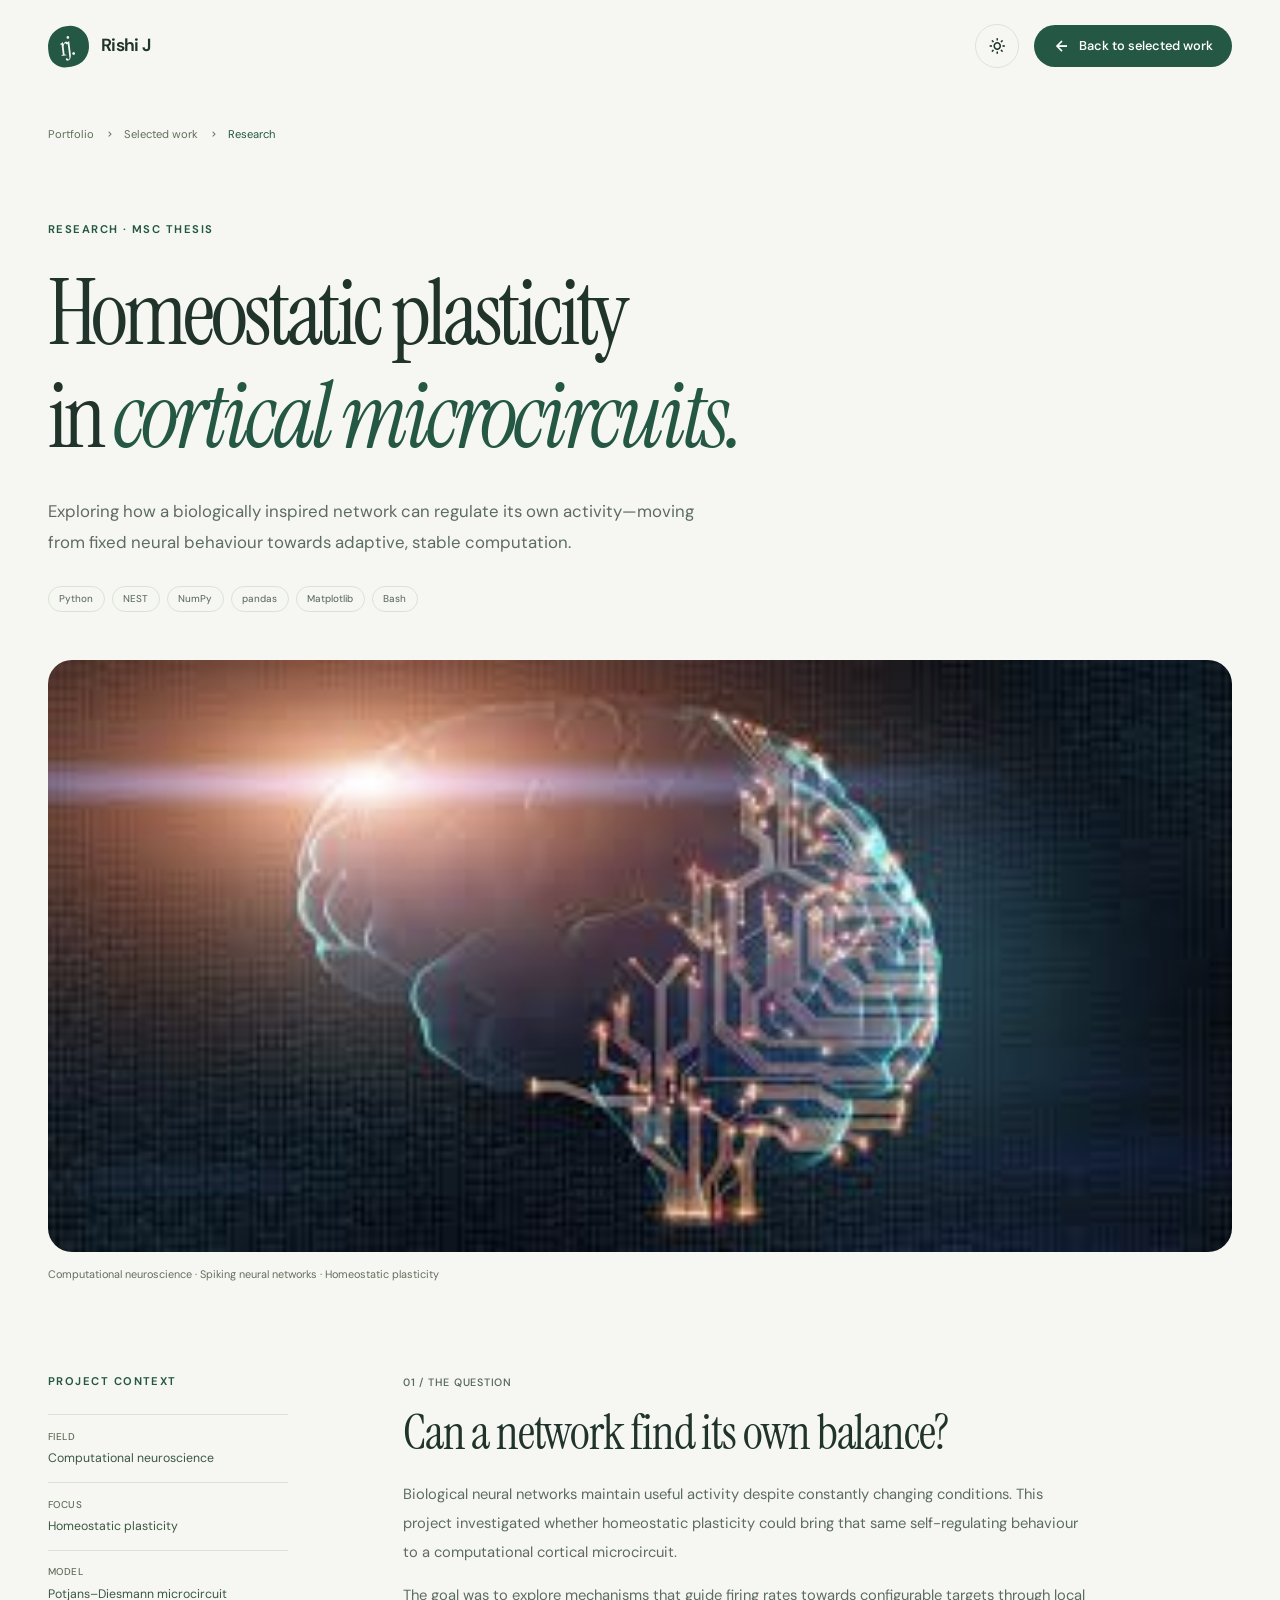
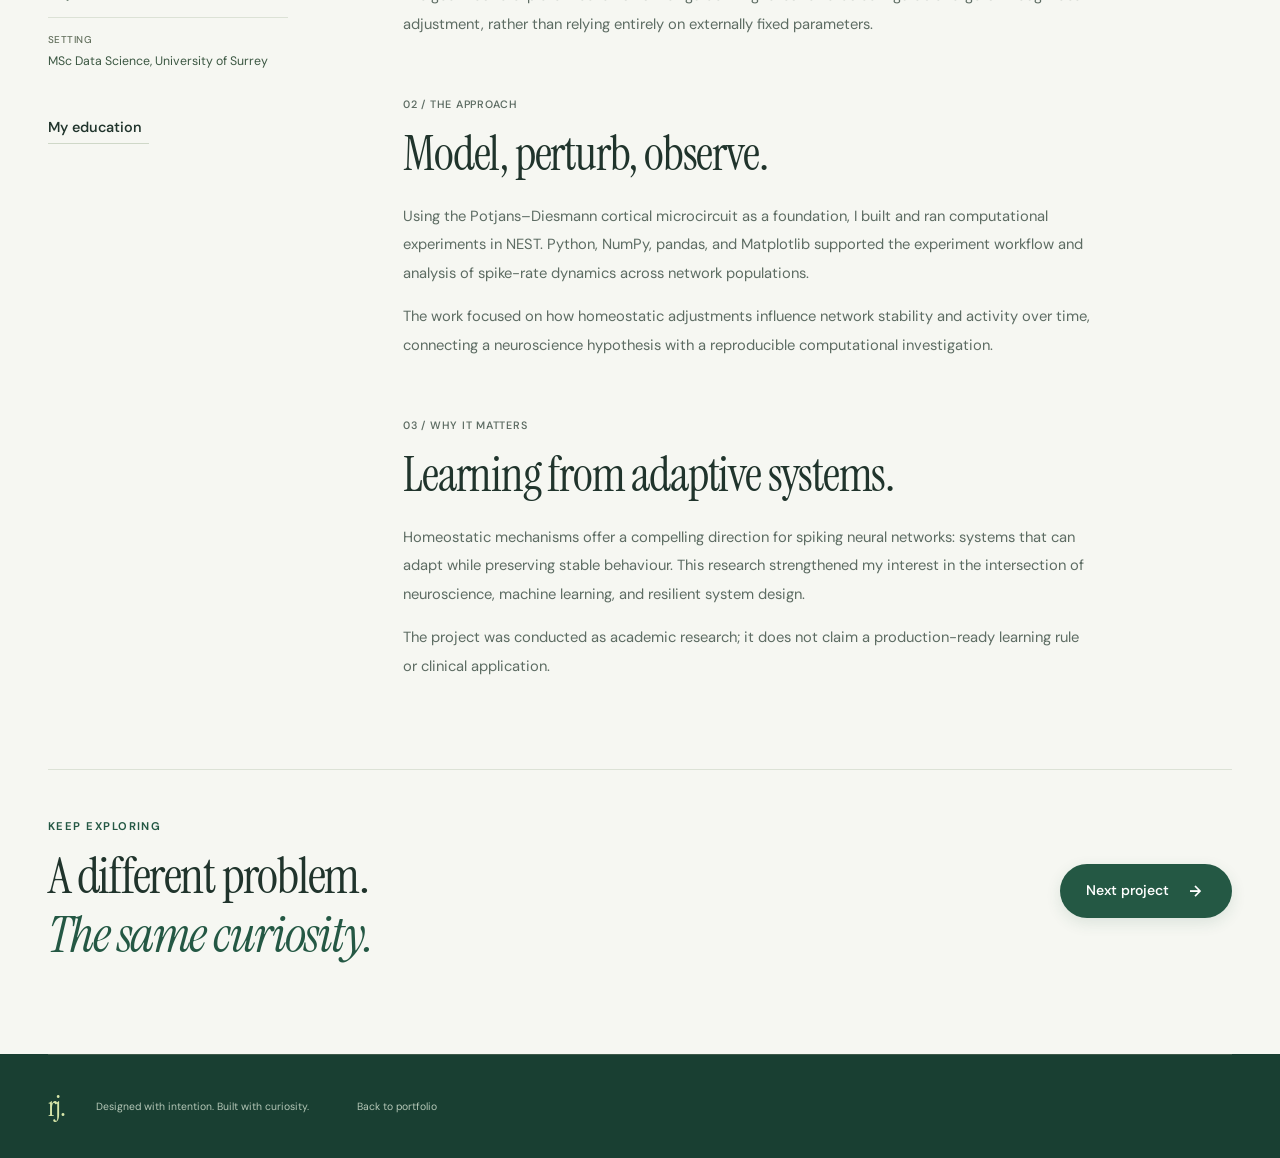
<file: projects/brain.html>
<!DOCTYPE html>
<html lang="en">
<head>
  <meta charset="utf-8">
  <meta name="viewport" content="width=device-width, initial-scale=1">
  <meta name="theme-color" content="#f6f7f2">
  <meta name="description" content="Rishi J's MSc research into homeostatic plasticity in spiking neural networks and cortical microcircuits.">
  <title>Homeostatic Plasticity — Rishi J</title>
  <link rel="icon" type="image/png" href="../favicon.png">
  <link rel="preconnect" href="https://fonts.googleapis.com">
  <link rel="preconnect" href="https://fonts.gstatic.com" crossorigin>
  <link href="https://fonts.googleapis.com/css2?family=DM+Sans:wght@400;450;500;550;600;650;700&family=Instrument+Serif:ital@0;1&display=swap" rel="stylesheet">
  <link href="../assets/vendor/boxicons/css/boxicons.min.css" rel="stylesheet">
  <link href="../assets/css/style.css" rel="stylesheet">
  <link href="../assets/css/project.css" rel="stylesheet">
  <script>
    // Apply the saved theme before first paint to avoid a light flash.
    (function () {
      try {
        var saved = localStorage.getItem("theme");
        var theme = saved || (window.matchMedia("(prefers-color-scheme: dark)").matches ? "dark" : "light");
        document.documentElement.dataset.theme = theme;
      } catch (error) {
        document.documentElement.dataset.theme = "light";
      }
    })();
  </script>
  <script src="../assets/js/main.js" defer></script>
</head>
<body>
  <a class="skip-link" href="#project-content">Skip to project</a>
  <header class="site-header"><div class="shell nav-shell"><a class="brand" href="../index.html" aria-label="Rishi J, back to portfolio"><span class="brand-mark" aria-hidden="true">rj.</span><span class="brand-name">Rishi J</span></a><div class="nav-actions"><button class="theme-toggle" type="button" aria-label="Switch to dark theme" data-theme-toggle>
        <i class="bx bx-sun icon-sun" aria-hidden="true"></i>
        <i class="bx bx-moon icon-moon" aria-hidden="true"></i>
      </button><a class="button button-small" href="../index.html#work"><i class="bx bx-left-arrow-alt" aria-hidden="true"></i> <span class="back-label">Back to selected work</span></a></div></div></header>
  <main class="project-page" id="project-content">
    <div class="shell project-breadcrumb"><a href="../index.html">Portfolio</a><i class="bx bx-chevron-right" aria-hidden="true"></i><a href="../index.html#work">Selected work</a><i class="bx bx-chevron-right" aria-hidden="true"></i><span>Research</span></div>
    <article class="shell project-article">
      <header class="project-hero"><p class="eyebrow">Research · MSc thesis</p><h1>Homeostatic plasticity<br>in <em>cortical microcircuits.</em></h1><p class="project-deck">Exploring how a biologically inspired network can regulate its own activity—moving from fixed neural behaviour towards adaptive, stable computation.</p><ul class="tag-list" aria-label="Technologies"><li>Python</li><li>NEST</li><li>NumPy</li><li>pandas</li><li>Matplotlib</li><li>Bash</li></ul></header>
      <figure class="project-hero-image"><img src="../assets/img/project/brain.jpeg" alt="Abstract brain illustration representing computational neuroscience" width="1600" height="900"><figcaption>Computational neuroscience · Spiking neural networks · Homeostatic plasticity</figcaption></figure>
      <div class="project-body"><aside class="project-aside"><p class="eyebrow">Project context</p><dl><div><dt>Field</dt><dd>Computational neuroscience</dd></div><div><dt>Focus</dt><dd>Homeostatic plasticity</dd></div><div><dt>Model</dt><dd>Potjans–Diesmann microcircuit</dd></div><div><dt>Setting</dt><dd>MSc Data Science, University of Surrey</dd></div></dl><a class="text-link" href="../index.html#education">My education <i class="bx bx-arrow-up-right" aria-hidden="true"></i></a></aside><div class="project-narrative"><section><p class="project-section-number">01 / The question</p><h2>Can a network find its own balance?</h2><p>Biological neural networks maintain useful activity despite constantly changing conditions. This project investigated whether homeostatic plasticity could bring that same self-regulating behaviour to a computational cortical microcircuit.</p><p>The goal was to explore mechanisms that guide firing rates towards configurable targets through local adjustment, rather than relying entirely on externally fixed parameters.</p></section><section><p class="project-section-number">02 / The approach</p><h2>Model, perturb, observe.</h2><p>Using the Potjans–Diesmann cortical microcircuit as a foundation, I built and ran computational experiments in NEST. Python, NumPy, pandas, and Matplotlib supported the experiment workflow and analysis of spike-rate dynamics across network populations.</p><p>The work focused on how homeostatic adjustments influence network stability and activity over time, connecting a neuroscience hypothesis with a reproducible computational investigation.</p></section><section><p class="project-section-number">03 / Why it matters</p><h2>Learning from adaptive systems.</h2><p>Homeostatic mechanisms offer a compelling direction for spiking neural networks: systems that can adapt while preserving stable behaviour. This research strengthened my interest in the intersection of neuroscience, machine learning, and resilient system design.</p><p>The project was conducted as academic research; it does not claim a production-ready learning rule or clinical application.</p></section></div></div>
    </article>
    <nav class="shell project-next" aria-label="More projects"><div><p class="eyebrow">Keep exploring</p><h2>A different problem.<br><em>The same curiosity.</em></h2></div><a class="button button-primary" href="cloud.html">Next project <i class="bx bx-right-arrow-alt" aria-hidden="true"></i></a></nav>
  </main>
  <footer class="project-footer"><div class="shell site-footer"><a class="footer-brand" href="../index.html">rj.</a><p>Designed with intention. Built with curiosity.</p><a class="back-to-top" href="../index.html">Back to portfolio <i class="bx bx-arrow-up-right" aria-hidden="true"></i></a></div></footer>
</body>
</html>
</file>
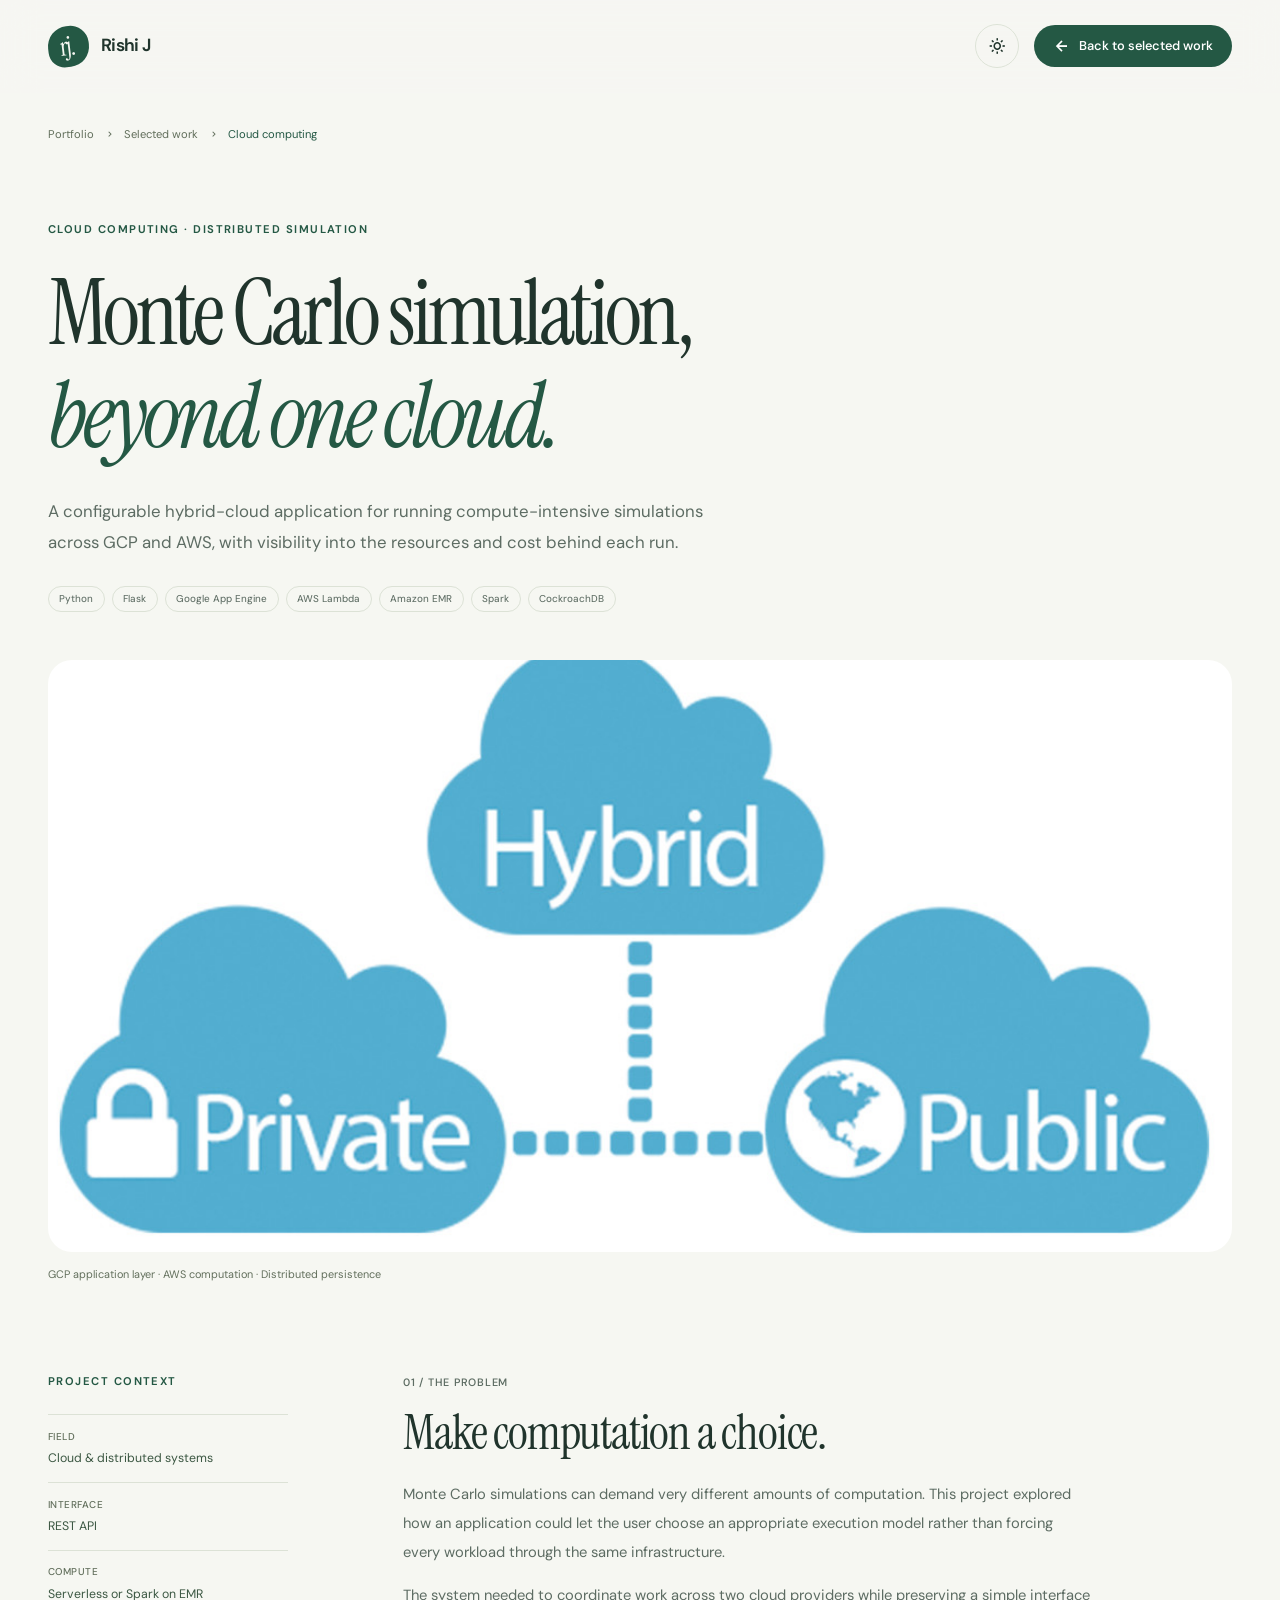
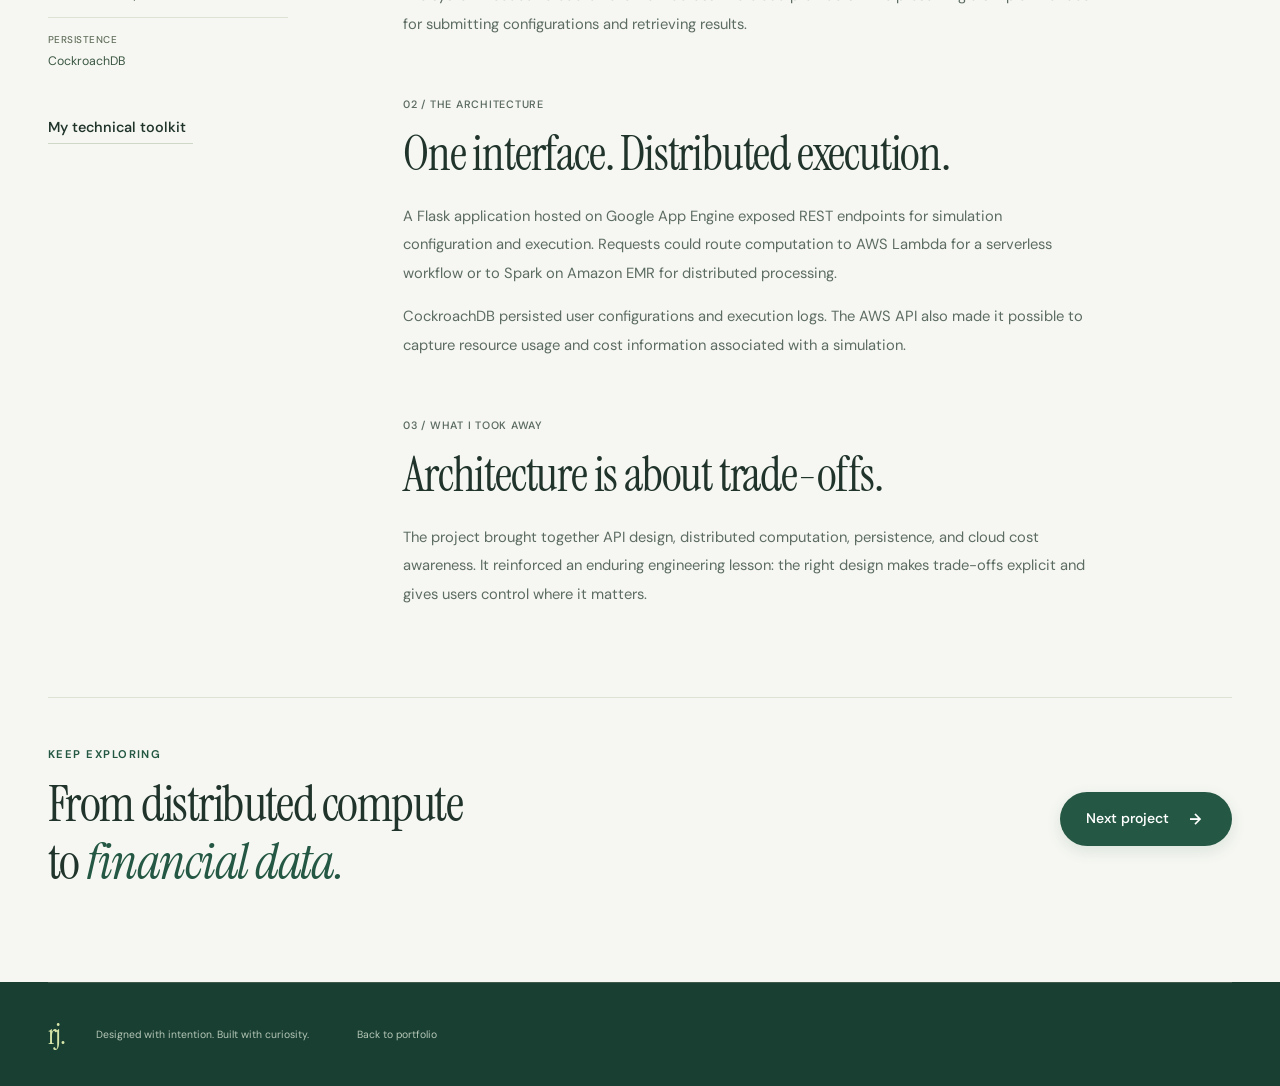
<file: projects/cloud.html>
<!DOCTYPE html>
<html lang="en">
<head>
  <meta charset="utf-8">
  <meta name="viewport" content="width=device-width, initial-scale=1">
  <meta name="theme-color" content="#f6f7f2">
  <meta name="description" content="A hybrid-cloud Monte Carlo simulation application built by Rishi J using Flask, AWS, GCP, Spark, and CockroachDB.">
  <title>Hybrid-Cloud Monte Carlo Simulation — Rishi J</title>
  <link rel="icon" type="image/png" href="../favicon.png">
  <link rel="preconnect" href="https://fonts.googleapis.com">
  <link rel="preconnect" href="https://fonts.gstatic.com" crossorigin>
  <link href="https://fonts.googleapis.com/css2?family=DM+Sans:wght@400;450;500;550;600;650;700&family=Instrument+Serif:ital@0;1&display=swap" rel="stylesheet">
  <link href="../assets/vendor/boxicons/css/boxicons.min.css" rel="stylesheet">
  <link href="../assets/css/style.css" rel="stylesheet">
  <link href="../assets/css/project.css" rel="stylesheet">
  <script>
    // Apply the saved theme before first paint to avoid a light flash.
    (function () {
      try {
        var saved = localStorage.getItem("theme");
        var theme = saved || (window.matchMedia("(prefers-color-scheme: dark)").matches ? "dark" : "light");
        document.documentElement.dataset.theme = theme;
      } catch (error) {
        document.documentElement.dataset.theme = "light";
      }
    })();
  </script>
  <script src="../assets/js/main.js" defer></script>
</head>
<body>
  <a class="skip-link" href="#project-content">Skip to project</a>
  <header class="site-header"><div class="shell nav-shell"><a class="brand" href="../index.html" aria-label="Rishi J, back to portfolio"><span class="brand-mark" aria-hidden="true">rj.</span><span class="brand-name">Rishi J</span></a><div class="nav-actions"><button class="theme-toggle" type="button" aria-label="Switch to dark theme" data-theme-toggle>
        <i class="bx bx-sun icon-sun" aria-hidden="true"></i>
        <i class="bx bx-moon icon-moon" aria-hidden="true"></i>
      </button><a class="button button-small" href="../index.html#work"><i class="bx bx-left-arrow-alt" aria-hidden="true"></i> <span class="back-label">Back to selected work</span></a></div></div></header>
  <main class="project-page" id="project-content">
    <div class="shell project-breadcrumb"><a href="../index.html">Portfolio</a><i class="bx bx-chevron-right" aria-hidden="true"></i><a href="../index.html#work">Selected work</a><i class="bx bx-chevron-right" aria-hidden="true"></i><span>Cloud computing</span></div>
    <article class="shell project-article">
      <header class="project-hero"><p class="eyebrow">Cloud computing · Distributed simulation</p><h1>Monte Carlo simulation,<br><em>beyond one cloud.</em></h1><p class="project-deck">A configurable hybrid-cloud application for running compute-intensive simulations across GCP and AWS, with visibility into the resources and cost behind each run.</p><ul class="tag-list" aria-label="Technologies"><li>Python</li><li>Flask</li><li>Google App Engine</li><li>AWS Lambda</li><li>Amazon EMR</li><li>Spark</li><li>CockroachDB</li></ul></header>
      <figure class="project-hero-image"><img src="../assets/img/project/cloud.jpeg" alt="Cloud-connected computing resources representing a distributed architecture" width="1600" height="900"><figcaption>GCP application layer · AWS computation · Distributed persistence</figcaption></figure>
      <div class="project-body"><aside class="project-aside"><p class="eyebrow">Project context</p><dl><div><dt>Field</dt><dd>Cloud & distributed systems</dd></div><div><dt>Interface</dt><dd>REST API</dd></div><div><dt>Compute</dt><dd>Serverless or Spark on EMR</dd></div><div><dt>Persistence</dt><dd>CockroachDB</dd></div></dl><a class="text-link" href="../index.html#skills">My technical toolkit <i class="bx bx-arrow-up-right" aria-hidden="true"></i></a></aside><div class="project-narrative"><section><p class="project-section-number">01 / The problem</p><h2>Make computation a choice.</h2><p>Monte Carlo simulations can demand very different amounts of computation. This project explored how an application could let the user choose an appropriate execution model rather than forcing every workload through the same infrastructure.</p><p>The system needed to coordinate work across two cloud providers while preserving a simple interface for submitting configurations and retrieving results.</p></section><section><p class="project-section-number">02 / The architecture</p><h2>One interface. Distributed execution.</h2><p>A Flask application hosted on Google App Engine exposed REST endpoints for simulation configuration and execution. Requests could route computation to AWS Lambda for a serverless workflow or to Spark on Amazon EMR for distributed processing.</p><p>CockroachDB persisted user configurations and execution logs. The AWS API also made it possible to capture resource usage and cost information associated with a simulation.</p></section><section><p class="project-section-number">03 / What I took away</p><h2>Architecture is about trade-offs.</h2><p>The project brought together API design, distributed computation, persistence, and cloud cost awareness. It reinforced an enduring engineering lesson: the right design makes trade-offs explicit and gives users control where it matters.</p></section></div></div>
    </article>
    <nav class="shell project-next" aria-label="More projects"><div><p class="eyebrow">Keep exploring</p><h2>From distributed compute<br>to <em>financial data.</em></h2></div><a class="button button-primary" href="stock.html">Next project <i class="bx bx-right-arrow-alt" aria-hidden="true"></i></a></nav>
  </main>
  <footer class="project-footer"><div class="shell site-footer"><a class="footer-brand" href="../index.html">rj.</a><p>Designed with intention. Built with curiosity.</p><a class="back-to-top" href="../index.html">Back to portfolio <i class="bx bx-arrow-up-right" aria-hidden="true"></i></a></div></footer>
</body>
</html>
</file>
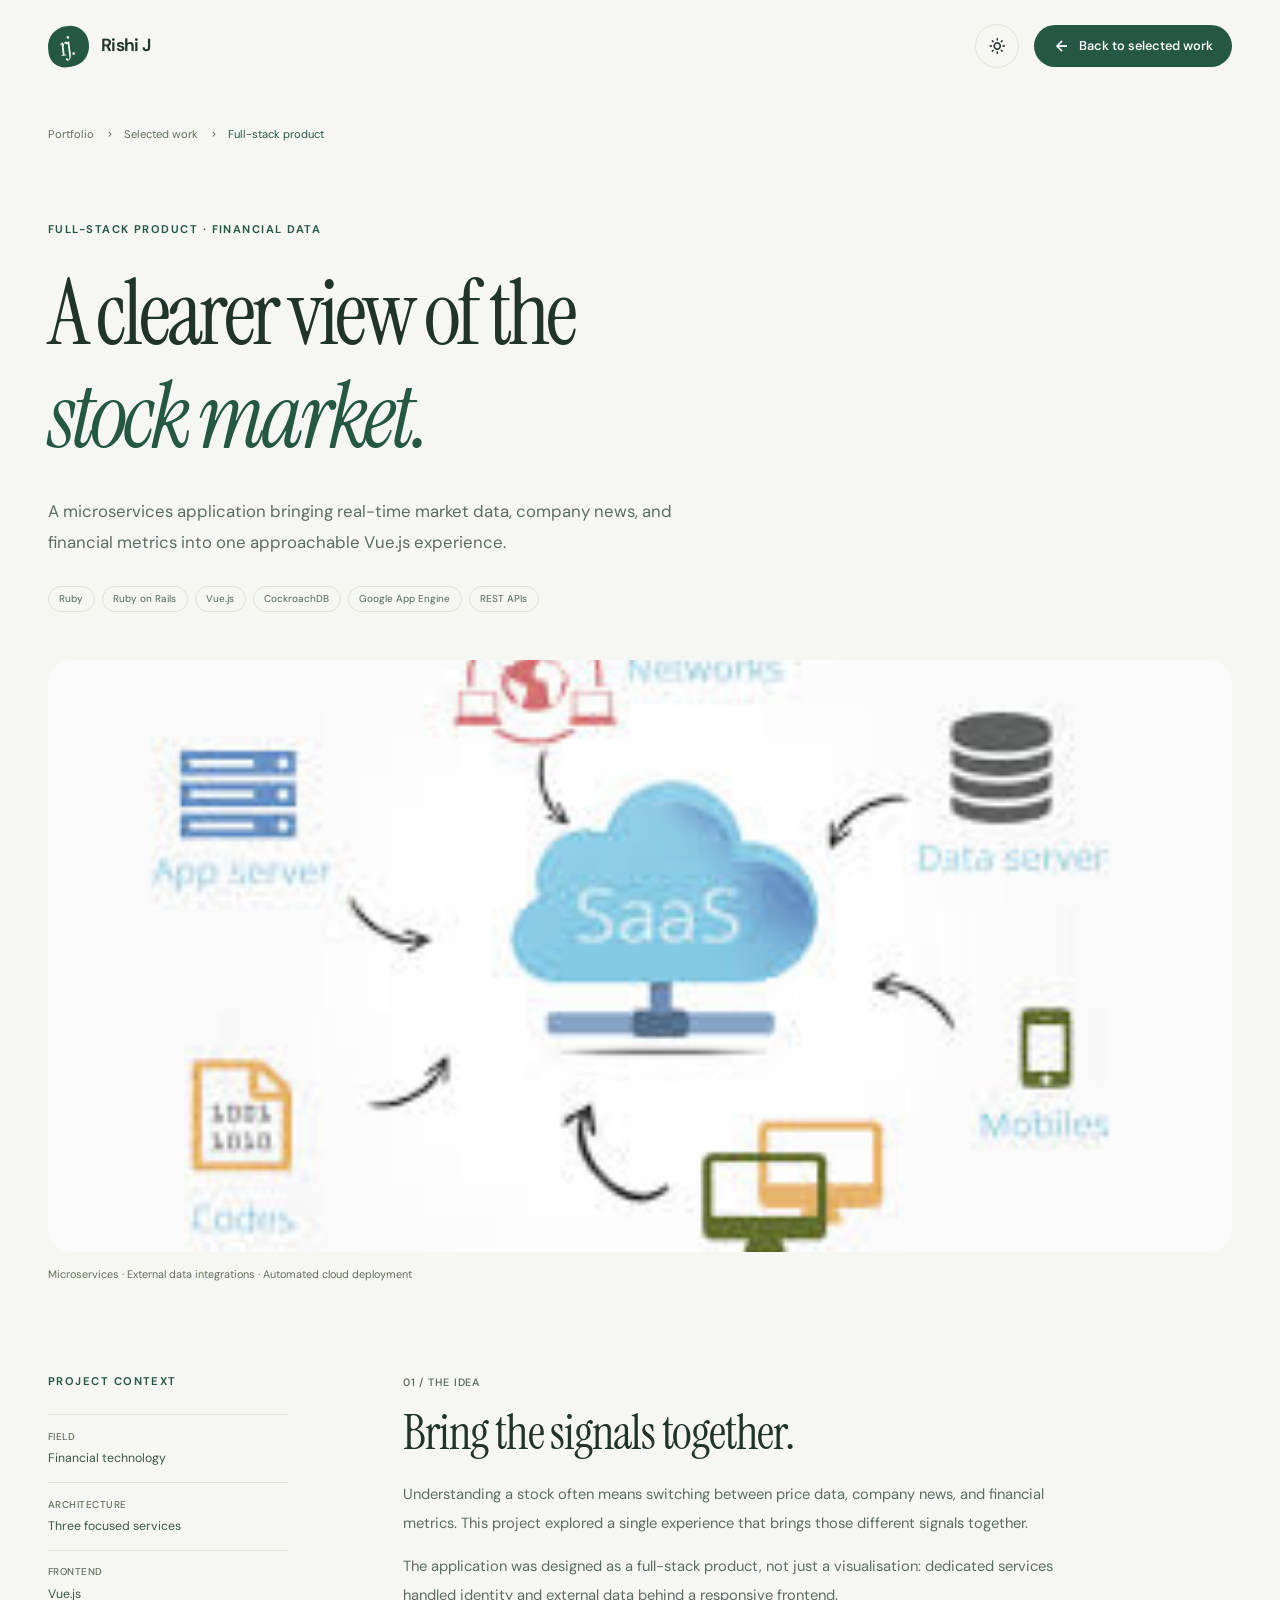
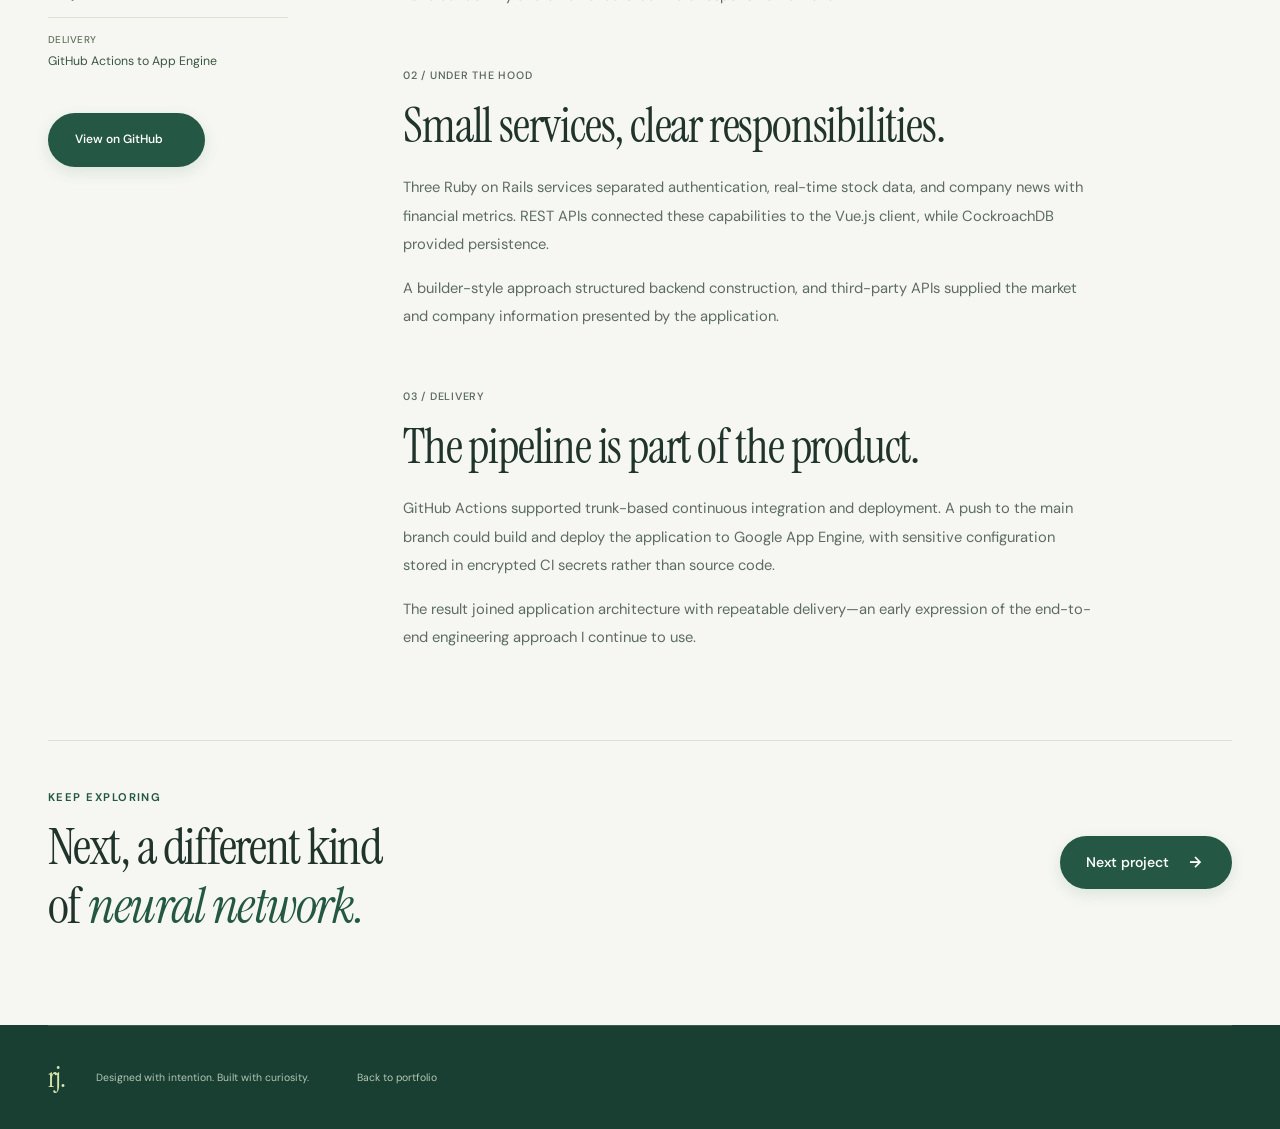
<file: projects/stock.html>
<!DOCTYPE html>
<html lang="en">
<head>
  <meta charset="utf-8">
  <meta name="viewport" content="width=device-width, initial-scale=1">
  <meta name="theme-color" content="#f6f7f2">
  <meta name="description" content="A full-stack stock market data viewer built by Rishi J with Ruby on Rails, Vue.js, CockroachDB, and Google Cloud.">
  <title>Stock Market Data Viewer — Rishi J</title>
  <link rel="icon" type="image/png" href="../favicon.png">
  <link rel="preconnect" href="https://fonts.googleapis.com">
  <link rel="preconnect" href="https://fonts.gstatic.com" crossorigin>
  <link href="https://fonts.googleapis.com/css2?family=DM+Sans:wght@400;450;500;550;600;650;700&family=Instrument+Serif:ital@0;1&display=swap" rel="stylesheet">
  <link href="../assets/vendor/boxicons/css/boxicons.min.css" rel="stylesheet">
  <link href="../assets/css/style.css" rel="stylesheet">
  <link href="../assets/css/project.css" rel="stylesheet">
  <script>
    // Apply the saved theme before first paint to avoid a light flash.
    (function () {
      try {
        var saved = localStorage.getItem("theme");
        var theme = saved || (window.matchMedia("(prefers-color-scheme: dark)").matches ? "dark" : "light");
        document.documentElement.dataset.theme = theme;
      } catch (error) {
        document.documentElement.dataset.theme = "light";
      }
    })();
  </script>
  <script src="../assets/js/main.js" defer></script>
</head>
<body>
  <a class="skip-link" href="#project-content">Skip to project</a>
  <header class="site-header"><div class="shell nav-shell"><a class="brand" href="../index.html" aria-label="Rishi J, back to portfolio"><span class="brand-mark" aria-hidden="true">rj.</span><span class="brand-name">Rishi J</span></a><div class="nav-actions"><button class="theme-toggle" type="button" aria-label="Switch to dark theme" data-theme-toggle>
        <i class="bx bx-sun icon-sun" aria-hidden="true"></i>
        <i class="bx bx-moon icon-moon" aria-hidden="true"></i>
      </button><a class="button button-small" href="../index.html#work"><i class="bx bx-left-arrow-alt" aria-hidden="true"></i> <span class="back-label">Back to selected work</span></a></div></div></header>
  <main class="project-page" id="project-content">
    <div class="shell project-breadcrumb"><a href="../index.html">Portfolio</a><i class="bx bx-chevron-right" aria-hidden="true"></i><a href="../index.html#work">Selected work</a><i class="bx bx-chevron-right" aria-hidden="true"></i><span>Full-stack product</span></div>
    <article class="shell project-article">
      <header class="project-hero"><p class="eyebrow">Full-stack product · Financial data</p><h1>A clearer view of the<br><em>stock market.</em></h1><p class="project-deck">A microservices application bringing real-time market data, company news, and financial metrics into one approachable Vue.js experience.</p><ul class="tag-list" aria-label="Technologies"><li>Ruby</li><li>Ruby on Rails</li><li>Vue.js</li><li>CockroachDB</li><li>Google App Engine</li><li>REST APIs</li></ul></header>
      <figure class="project-hero-image"><img src="../assets/img/project/saas.jpeg" alt="Market charts representing the stock data viewer" width="1600" height="900"><figcaption>Microservices · External data integrations · Automated cloud deployment</figcaption></figure>
      <div class="project-body"><aside class="project-aside"><p class="eyebrow">Project context</p><dl><div><dt>Field</dt><dd>Financial technology</dd></div><div><dt>Architecture</dt><dd>Three focused services</dd></div><div><dt>Frontend</dt><dd>Vue.js</dd></div><div><dt>Delivery</dt><dd>GitHub Actions to App Engine</dd></div></dl><a class="button button-primary" href="https://github.com/rishirajkumar97/advanced_web_tech_cw" target="_blank" rel="noopener noreferrer">View on GitHub <i class="bx bx-arrow-up-right" aria-hidden="true"></i></a></aside><div class="project-narrative"><section><p class="project-section-number">01 / The idea</p><h2>Bring the signals together.</h2><p>Understanding a stock often means switching between price data, company news, and financial metrics. This project explored a single experience that brings those different signals together.</p><p>The application was designed as a full-stack product, not just a visualisation: dedicated services handled identity and external data behind a responsive frontend.</p></section><section><p class="project-section-number">02 / Under the hood</p><h2>Small services, clear responsibilities.</h2><p>Three Ruby on Rails services separated authentication, real-time stock data, and company news with financial metrics. REST APIs connected these capabilities to the Vue.js client, while CockroachDB provided persistence.</p><p>A builder-style approach structured backend construction, and third-party APIs supplied the market and company information presented by the application.</p></section><section><p class="project-section-number">03 / Delivery</p><h2>The pipeline is part of the product.</h2><p>GitHub Actions supported trunk-based continuous integration and deployment. A push to the main branch could build and deploy the application to Google App Engine, with sensitive configuration stored in encrypted CI secrets rather than source code.</p><p>The result joined application architecture with repeatable delivery—an early expression of the end-to-end engineering approach I continue to use.</p></section></div></div>
    </article>
    <nav class="shell project-next" aria-label="More projects"><div><p class="eyebrow">Keep exploring</p><h2>Next, a different kind<br>of <em>neural network.</em></h2></div><a class="button button-primary" href="brain.html">Next project <i class="bx bx-right-arrow-alt" aria-hidden="true"></i></a></nav>
  </main>
  <footer class="project-footer"><div class="shell site-footer"><a class="footer-brand" href="../index.html">rj.</a><p>Designed with intention. Built with curiosity.</p><a class="back-to-top" href="../index.html">Back to portfolio <i class="bx bx-arrow-up-right" aria-hidden="true"></i></a></div></footer>
</body>
</html>
</file>
<file: assets/css/style.css>
/* Rishi J — personal portfolio
   Native modern CSS. No build step, no framework, GitHub Pages ready.
   Architecture: @layer + light-dark() + oklch + container queries. */

@layer tokens, base, layout, components, motion, utilities;

/* Animatable custom properties (used by the ambient gradient). */
@property --glow-x {
  syntax: "<percentage>";
  inherits: false;
  initial-value: 30%;
}

@property --glow-y {
  syntax: "<percentage>";
  inherits: false;
  initial-value: 20%;
}

@property --sheen {
  syntax: "<percentage>";
  inherits: false;
  initial-value: -20%;
}

@property --sheen-start {
  syntax: "<percentage>";
  inherits: false;
  initial-value: -20%;
}

@layer tokens {
  :root {
    /* No-JS visitors follow their OS; JS pins one of these explicitly. */
    color-scheme: light dark;

    /* ---- Surfaces ---- */
    --paper: light-dark(oklch(0.974 0.0067 115.7), oklch(0.2049 0.0199 160.13));
    --paper-deep: light-dark(oklch(0.9481 0.0121 116.81), oklch(0.238 0.0216 158.66));
    --paper-tint: light-dark(oklch(0.9552 0.0106 112.37), oklch(0.233 0.0227 160.44));
    --surface: light-dark(oklch(1 0 0), oklch(0.26 0.0254 165.39));
    --surface-glass: light-dark(oklch(1 0 0 / 0.55), oklch(1 0 0 / 0.05));
    --surface-glass-strong: light-dark(oklch(1 0 0 / 0.78), oklch(1 0 0 / 0.09));
    --chip-bg: light-dark(oklch(0.974 0.0067 115.7 / 0.9), oklch(0.233 0.0227 160.44 / 0.82));
    --ai-feature-bg: light-dark(oklch(0.9455 0.0214 128.5), oklch(0.286 0.0302 158.4));
    --strip-bg: light-dark(oklch(0.9481 0.0121 116.81 / 0.65), oklch(1 0 0 / 0.035));

    /* ---- Text ---- */
    --ink: light-dark(oklch(0.3051 0.0297 167.43), oklch(0.9518 0.0164 121.77));
    --ink-soft: light-dark(oklch(0.4278 0.0483 151.76), oklch(0.8705 0.0333 138.22));
    --muted: light-dark(oklch(0.5159 0.0229 159.17), oklch(0.7332 0.0285 148.7));
    --muted-faint: light-dark(oklch(0.525 0.0331 135.74), oklch(0.6735 0.0321 146.74));

    /* ---- Brand ---- */
    --brand: light-dark(oklch(0.4186 0.0656 165.45), oklch(0.4635 0.0749 161.99));
    --brand-strong: light-dark(oklch(0.3356 0.0496 168.33), oklch(0.5243 0.0825 162.64));
    --brand-soft: light-dark(oklch(0.9198 0.0234 131.15), oklch(0.321 0.0373 158.64));
    --accent: light-dark(oklch(0.4186 0.0656 165.45), oklch(0.8095 0.0763 137.95));
    --accent-ink: light-dark(oklch(0.4865 0.07 152.53), oklch(0.8621 0.0647 136));
    --lime: light-dark(oklch(0.8988 0.0813 119.28), oklch(0.8851 0.0878 122.09));
    --on-brand: light-dark(oklch(1 0 0), oklch(0.9717 0.011 123.46));
    --on-lime: light-dark(oklch(0.3356 0.0496 168.33), oklch(0.2627 0.0352 160.87));

    /* ---- Lines & decoration ---- */
    --line: light-dark(oklch(0.9049 0.0173 128.68), oklch(0.3209 0.0317 155.05));
    --line-strong: light-dark(oklch(0.8709 0.0237 131.17), oklch(0.3821 0.0375 154.5));
    --decor: light-dark(oklch(0.85 0.0318 127.1), oklch(0.3694 0.0395 156.46));
    --focus: light-dark(oklch(0.5941 0.1102 133.06), oklch(0.8095 0.0763 137.95));
    --caption-muted: light-dark(oklch(0.8906 0.0294 130.3), oklch(0.8734 0.0327 140.2));

    /* ---- Dark panel (contact / footer) ---- */
    --contact-bg: light-dark(oklch(0.3356 0.0496 168.33), oklch(0.1765 0.0149 171.81));
    --on-dark: light-dark(oklch(0.9661 0.0159 110.55), oklch(0.9518 0.0164 121.77));
    --on-dark-muted: light-dark(oklch(0.8114 0.0296 148.52), oklch(0.7371 0.0318 151.34));
    --on-dark-line: light-dark(oklch(0.4416 0.0416 159.6), oklch(0.2905 0.0267 156.2));

    /* ---- Derived effects (no duplicated theme block needed) ---- */
    --shadow-color: light-dark(oklch(0.3051 0.0297 167.43 / 0.07), oklch(0 0 0 / 0.5));
    --shadow: 0 20px 60px var(--shadow-color);
    --shadow-soft: 0 4px 24px var(--shadow-color);
    --shadow-lift: 0 30px 70px light-dark(oklch(0.3051 0.0297 167.43 / 0.13), oklch(0 0 0 / 0.62));
    --shadow-note: 0 12px 35px var(--shadow-color);
    --shadow-brand: 0 5px 15px light-dark(oklch(0.4186 0.0656 165.45 / 0.12), oklch(0 0 0 / 0.35));
    --shadow-brand-strong: 0 8px 22px light-dark(oklch(0.4186 0.0656 165.45 / 0.2), oklch(0 0 0 / 0.45));

    /* Header tint tracks the page surface. */
    --header-bg: color-mix(in oklab, var(--paper) 78%, transparent);
    --header-bg-strong: color-mix(in oklab, var(--paper) 96%, transparent);

    /* ---- Type & layout ---- */
    --serif: "Instrument Serif", Georgia, serif;
    --sans: "DM Sans", -apple-system, BlinkMacSystemFont, "Segoe UI", sans-serif;
    --shell: 1240px;
    --gutter: clamp(1.25rem, 4vw, 3rem);
    --radius: 1.5rem;
    --ease: cubic-bezier(0.2, 0.75, 0.25, 1);
    --ease-out: cubic-bezier(0.16, 1, 0.3, 1);
  }

  /* Explicit theme pins override the OS default. */
  :root[data-theme="light"] { color-scheme: light; }
  :root[data-theme="dark"] { color-scheme: dark; }
}


@layer base {
* {
  box-sizing: border-box;
}

html {
  scroll-padding-top: 7rem;
  background: var(--paper);
}

body {
  margin: 0;
  background: var(--paper);
  color: var(--ink);
  font-family: var(--sans);
  font-size: 1rem;
  line-height: 1.7;
  -webkit-font-smoothing: antialiased;
  overflow-x: hidden;
}

body.menu-open {
  overflow: hidden;
}

::selection {
  background: var(--lime);
  color: var(--accent);
}

img {
  display: block;
  max-width: 100%;
}

h1,
h2,
h3,
h4,
p,
ul {
  margin-top: 0;
}

h1,
h2,
h3,
h4 {
  font-weight: 500;
  line-height: 1.15;
}

p:last-child,
ul:last-child {
  margin-bottom: 0;
}

a {
  color: inherit;
  text-decoration: none;
}

button,
a {
  -webkit-tap-highlight-color: transparent;
}

button {
  font: inherit;
}

a:focus-visible,
button:focus-visible {
  outline: 3px solid var(--focus);
  outline-offset: 5px;
}

button:focus-visible {
  outline-offset: 3px;
}

.shell {
  width: min(calc(100% - (2 * var(--gutter))), var(--shell));
  margin-inline: auto;
}

.section {
  padding-block: clamp(5.5rem, 9vw, 9rem);
}

.eyebrow {
  display: flex;
  align-items: center;
  gap: 0.75rem;
  margin-bottom: 1.5rem;
  color: var(--accent);
  font-size: 0.7rem;
  font-weight: 650;
  letter-spacing: 0.13em;
  line-height: 1.5;
  text-transform: uppercase;
}

.eyebrow > span {
  color: var(--muted-faint);
  font-weight: 500;
  letter-spacing: 0.04em;
}

.section-heading h2 {
  max-width: 13ch;
  margin-bottom: 0;
  font-family: var(--serif);
  font-size: clamp(3.25rem, 5.8vw, 5.25rem);
  letter-spacing: -0.045em;
}

.section-heading h2 em,
.hero h1 em,
.contact-section h2 em {
  color: var(--accent);
  font-weight: 400;
}

.section-heading > p:not(.eyebrow) {
  color: var(--muted);
}

.button {
  display: inline-flex;
  min-height: 3.35rem;
  align-items: center;
  justify-content: center;
  gap: 1rem;
  border: 1px solid transparent;
  border-radius: 100px;
  padding: 0.8rem 1.6rem;
  font-size: 0.875rem;
  font-weight: 550;
  line-height: 1.25;
  transition: background 200ms ease, box-shadow 200ms ease, transform 200ms var(--ease);
}

.button i {
  font-size: 1.25rem;
  transition: transform 200ms var(--ease);
}

.button:hover {
  transform: translateY(-2px);
}

.button:hover i {
  transform: translate(2px, -2px);
}

.button-primary {
  background: var(--brand);
  color: var(--on-brand);
  box-shadow: var(--shadow-brand);
}

.button-primary:hover {
  background: var(--brand-strong);
  box-shadow: var(--shadow-brand-strong);
}

.button-small {
  min-height: 2.6rem;
  gap: 0.45rem;
  background: var(--brand);
  color: var(--on-brand);
  padding: 0.65rem 1.1rem;
  font-size: 0.8rem;
}

.button-small:hover {
  background: var(--brand-strong);
}

.text-link {
  display: inline-flex;
  align-items: center;
  gap: 0.45rem;
  border-bottom: 1px solid var(--line-strong);
  padding-bottom: 0.25rem;
  font-size: 0.9rem;
  font-weight: 550;
  line-height: 1.5;
  transition: border-color 200ms ease, color 200ms ease;
}

.text-link:hover {
  border-color: var(--accent);
  color: var(--accent);
}

.text-link i {
  font-size: 1.15rem;
}

.skip-link {
  position: fixed;
  top: 0.75rem;
  left: 1rem;
  z-index: 1000;
  border-radius: 0.5rem;
  background: var(--brand-strong);
  color: var(--on-brand);
  padding: 0.75rem 1rem;
  transform: translateY(-160%);
}

.skip-link:focus {
  transform: translateY(0);
}

}

@layer layout {
/* Navigation */
.site-header {
  position: sticky;
  top: 0;
  z-index: 100;
  border-bottom: 1px solid transparent;
  background: var(--header-bg);
  transition: background 250ms ease, border-color 250ms ease, box-shadow 250ms ease;
}

.site-header.is-scrolled {
  border-color: var(--line);
  background: var(--header-bg-strong);
  box-shadow: var(--shadow-soft);
}

@supports (backdrop-filter: blur(16px)) {
  .site-header {
    background: var(--header-bg);
    backdrop-filter: blur(18px);
  }

  .site-header.is-scrolled {
    background: var(--header-bg-strong);
  }
}

.nav-shell {
  display: flex;
  min-height: 5.75rem;
  align-items: center;
  justify-content: space-between;
  gap: 2rem;
  transition: min-height 250ms ease;
}

.is-scrolled .nav-shell {
  min-height: 4.75rem;
}

.brand {
  display: inline-flex;
  align-items: center;
  gap: 0.75rem;
  flex-shrink: 0;
}

.brand-mark {
  display: grid;
  width: 2.55rem;
  height: 2.55rem;
  place-items: center;
  border-radius: 50% 45% 50% 40%;
  background: var(--brand);
  color: var(--paper);
  font-family: var(--serif);
  font-size: 1.65rem;
  letter-spacing: -0.08em;
  line-height: 1;
  padding-right: 0.15rem;
  transform: rotate(-7deg);
}

.brand-name {
  font-size: 1.1rem;
  font-weight: 650;
  letter-spacing: -0.035em;
}

.site-nav {
  display: flex;
  align-items: center;
  gap: clamp(1.25rem, 2.25vw, 2rem);
}

.site-nav > a:not(.button) {
  position: relative;
  color: var(--ink-soft);
  font-size: 0.83rem;
  font-weight: 500;
  line-height: 2;
}

.site-nav > a:not(.button)::after {
  position: absolute;
  right: 0;
  bottom: 0;
  left: 0;
  height: 1px;
  background: var(--brand);
  content: "";
  transform: scaleX(0);
  transform-origin: right;
  transition: transform 250ms var(--ease);
}

.site-nav > a:not(.button):hover,
.site-nav > a:not(.button).is-active {
  color: var(--accent);
}

.site-nav > a:not(.button):hover::after,
.site-nav > a:not(.button).is-active::after {
  transform: scaleX(1);
  transform-origin: left;
}

.menu-toggle {
  display: none;
  width: 2.75rem;
  height: 2.75rem;
  align-items: center;
  justify-content: center;
  border: 1px solid var(--line);
  border-radius: 50%;
  background: transparent;
  color: var(--ink);
  cursor: pointer;
  font-size: 1.5rem;
}

.nav-actions {
  display: flex;
  align-items: center;
  gap: 0.9rem;
  margin-left: auto;
}

.theme-toggle {
  position: relative;
  display: inline-flex;
  width: 2.75rem;
  height: 2.75rem;
  flex-shrink: 0;
  align-items: center;
  justify-content: center;
  overflow: hidden;
  border: 1px solid var(--line);
  border-radius: 50%;
  background: transparent;
  color: var(--ink);
  cursor: pointer;
  transition: border-color 200ms ease, color 200ms ease, background 200ms ease;
}

.theme-toggle:hover {
  border-color: var(--accent);
  color: var(--accent);
  background: var(--brand-soft);
}

.theme-toggle i {
  position: absolute;
  font-size: 1.15rem;
  transition: opacity 260ms var(--ease), transform 420ms var(--ease);
}

.theme-toggle .icon-moon {
  opacity: 0;
  transform: translateY(120%) rotate(-45deg);
}

[data-theme="dark"] .theme-toggle .icon-sun {
  opacity: 0;
  transform: translateY(-120%) rotate(45deg);
}

[data-theme="dark"] .theme-toggle .icon-moon {
  opacity: 1;
  transform: translateY(0) rotate(0);
}

}

@layer components {
/* Hero */
.hero {
  position: relative;
  isolation: isolate;
  overflow: hidden;
  padding: clamp(3rem, 6vw, 6rem) 0 2rem;
}

/* Ambient light field: animates registered custom properties, no JS. */
.hero::before {
  position: absolute;
  z-index: -1;
  inset: -20% -10% auto;
  height: 130%;
  background:
    radial-gradient(38% 46% at var(--glow-x) var(--glow-y),
      color-mix(in oklab, var(--lime) 46%, transparent) 0%,
      transparent 68%),
    radial-gradient(30% 38% at 78% 62%,
      color-mix(in oklab, var(--accent) 20%, transparent) 0%,
      transparent 70%);
  content: "";
  opacity: 0.55;
  pointer-events: none;
  animation: glow-drift 26s ease-in-out infinite alternate;
}

@keyframes glow-drift {
  from { --glow-x: 22%; --glow-y: 16%; }
  50%  { --glow-x: 58%; --glow-y: 34%; }
  to   { --glow-x: 38%; --glow-y: 26%; }
}

@media (prefers-reduced-motion: reduce) {
  .hero::before,
  .ai-card::before {
    animation: none !important;
  }

  .hero::before {
    opacity: 0.4;
  }
}

.hero-layout {
  display: grid;
  align-items: center;
  gap: clamp(2rem, 5vw, 5rem);
  grid-template-columns: minmax(0, 1.05fr) minmax(340px, 0.95fr);
}

.hero-copy {
  position: relative;
  z-index: 2;
  padding-block: 1rem;
}

.availability {
  display: inline-flex;
  align-items: center;
  gap: 0.6rem;
  margin-bottom: 2rem;
  border: 1px solid var(--line);
  border-radius: 100px;
  background: var(--surface-glass);
  color: var(--ink-soft);
  padding: 0.5rem 0.85rem;
  font-size: 0.7rem;
  font-weight: 500;
  letter-spacing: 0.025em;
}

.status-dot {
  display: inline-block;
  width: 0.42rem;
  height: 0.42rem;
  flex-shrink: 0;
  border-radius: 50%;
  background: var(--accent-ink);
  box-shadow: 0 0 0 4px rgba(89, 134, 83, 0.09);
}

.hero-role {
  margin-bottom: 1rem;
  color: var(--accent);
  font-size: 0.75rem;
  font-weight: 600;
  letter-spacing: 0.055em;
  text-transform: uppercase;
}

.hero-role span {
  margin-inline: 0.5rem;
  color: var(--muted-faint);
}

.hero h1 {
  margin-bottom: 1.7rem;
  font-family: var(--serif);
  font-size: clamp(4rem, 6.2vw, 6.1rem);
  letter-spacing: -0.048em;
  line-height: 0.98;
}

.hero h1 em {
  position: relative;
  display: inline-block;
}

.hero h1 em::after {
  position: absolute;
  right: 0;
  bottom: -0.35rem;
  left: 0;
  height: 0.55rem;
  background: url("data:image/svg+xml,%3Csvg xmlns='http://www.w3.org/2000/svg' viewBox='0 0 300 14'%3E%3Cpath d='M3 10C80 1 196 1 297 7' fill='none' stroke='%2395ab6c' stroke-width='2.5' stroke-linecap='round'/%3E%3C/svg%3E") center / 100% 100% no-repeat;
  content: "";
}

.hero-intro {
  max-width: 31rem;
  margin-bottom: 2rem;
  color: var(--muted);
  font-size: 1rem;
  line-height: 1.8;
}

.hero-actions {
  display: flex;
  align-items: center;
  gap: 1.75rem;
  margin-bottom: 2.75rem;
}

.hero-meta {
  display: flex;
  align-items: center;
  gap: 1rem;
  color: var(--muted);
  font-size: 0.73rem;
}

.hero-meta > span {
  display: inline-flex;
  align-items: center;
  gap: 0.45rem;
}

.hero-meta i {
  font-size: 1rem;
}

.hero-meta b {
  color: var(--muted-faint);
  font-weight: 400;
}

.meta-divider {
  width: 1px;
  height: 1rem;
  background: var(--line);
}

/* Two clean columns: the square photo, then the text beside it.
   Nothing is layered on top of the image. */
.hero-visual {
  /* One source of truth for the photo width. The frame and the decorative
     blob both read from it, so they can never drift out of alignment. */
  --photo-size: clamp(14rem, 22vw, 18rem);

  position: relative;
  display: flex;
  align-items: center;
  justify-content: flex-end;
  width: min(100%, 36rem);
  justify-self: end;
  padding: 0.5rem 0 1rem 1.5rem;
  gap: clamp(1.25rem, 2.5vw, 2.25rem);
}

.portrait-backdrop {
  position: absolute;
  top: 50%;
  left: 1.5rem;
  width: var(--photo-size);
  height: var(--photo-size);
  border-radius: 47% 53% 41% 59% / 56% 37% 63% 44%;
  background: var(--brand-soft);
  transform: translateY(-50%) rotate(6deg) scale(1.06);
  animation: morph 18s ease-in-out infinite alternate;
}

/* The source image is a 1:1 square (290×290). The frame is also 1:1 and the
   image is never cropped, rescaled non-uniformly, or letterboxed. */
.portrait-frame {
  position: relative;
  z-index: 2;
  overflow: hidden;
  border-radius: clamp(1.25rem, 2.6vw, 1.9rem);
  aspect-ratio: 1 / 1;
  width: var(--photo-size);
  margin: 0;
  background: var(--decor);
  box-shadow: var(--shadow);
  flex-shrink: 0;
}

.portrait-frame img {
  display: block;
  width: 100%;
  height: 100%;
  object-fit: contain;
  object-position: 50% 50%;
  filter: saturate(0.75);
}

/* Text column beside the photo — no overlay, no collision. */
.hero-aside {
  position: relative;
  z-index: 2;
  display: flex;
  flex-direction: column;
  align-items: flex-start;
  gap: 1.1rem;
  max-width: 13rem;
  flex-shrink: 0;
}

.hero-caption {
  border-left: 2px solid var(--accent);
  padding-left: 0.85rem;
}

.caption-label {
  display: block;
  margin-bottom: 0.4rem;
  color: var(--muted);
  font-size: 0.58rem;
  font-weight: 600;
  letter-spacing: 0.09em;
  text-transform: uppercase;
}

.hero-caption p {
  margin: 0;
  color: var(--ink);
  font-family: var(--serif);
  font-size: 1.5rem;
  line-height: 1.15;
}

.portrait-line {
  position: absolute;
  inset: -1.75rem -2.75rem auto -1rem;
  z-index: 1;
  width: 110%;
  height: 100%;
  overflow: visible;
  pointer-events: none;
  transform: rotate(-8deg);
}

.portrait-line path {
  stroke: var(--decor);
  stroke-width: 1;
}

.portrait-line path:last-child {
  stroke-dasharray: 4 7;
}

.hero-note {
  display: flex;
  align-items: center;
  gap: 0.7rem;
  border: 1px solid var(--line-strong);
  border-radius: 0.9rem;
  background: var(--surface-glass-strong);
  box-shadow: var(--shadow-soft);
  padding: 0.65rem 0.8rem;
}

.note-icon {
  display: grid;
  width: 2.3rem;
  height: 2.3rem;
  flex-shrink: 0;
  place-items: center;
  border-radius: 0.65rem;
  background: var(--brand-soft);
  color: var(--accent);
  font-size: 1.15rem;
}

.hero-note > span:last-child {
  color: var(--muted);
  font-size: 0.62rem;
  line-height: 1.6;
}

.hero-note strong {
  display: block;
  color: var(--ink);
  font-size: 0.76rem;
  font-weight: 600;
}

.hero-sticker {
  display: inline-flex;
  width: 5.75rem;
  height: 5.75rem;
  flex-direction: column;
  align-items: center;
  justify-content: center;
  border-radius: 50%;
  background: var(--lime);
  color: var(--on-lime);
  text-align: center;
  transform: rotate(-6deg);
}

.hero-sticker span {
  font-size: 0.53rem;
  font-weight: 650;
  letter-spacing: 0.1em;
}

.hero-sticker strong {
  font-family: var(--serif);
  font-size: 1.5rem;
  font-style: italic;
  font-weight: 400;
  line-height: 1.1;
}

.hero-sticker i {
  margin-top: 0.25rem;
  font-size: 1rem;
}

.hero-orbit {
  position: absolute;
  z-index: -1;
  border: 1px solid var(--line);
  border-radius: 50%;
  pointer-events: none;
}

.hero-orbit-one {
  top: 12%;
  left: -15rem;
  width: 30rem;
  height: 30rem;
}

.hero-orbit-two {
  right: -16rem;
  bottom: -21rem;
  width: 40rem;
  height: 40rem;
}

.hero-footer {
  display: flex;
  align-items: center;
  justify-content: space-between;
  margin-top: 1rem;
}

.scroll-cue {
  display: inline-flex;
  align-items: center;
  gap: 0.75rem;
  color: var(--muted);
  font-size: 0.65rem;
  letter-spacing: 0.03em;
}

.scroll-cue > span {
  position: relative;
  display: inline-block;
  width: 1.3rem;
  height: 2rem;
  border: 1px solid var(--line-strong);
  border-radius: 1rem;
}

.scroll-cue > span::after {
  position: absolute;
  top: 0.45rem;
  left: calc(50% - 1px);
  width: 2px;
  height: 0.3rem;
  border-radius: 2px;
  background: var(--muted);
  content: "";
  animation: scroll-cue 2s ease-in-out infinite;
}

.social-links {
  display: flex;
  gap: 0.6rem;
}

.social-links a {
  display: grid;
  width: 2.35rem;
  height: 2.35rem;
  place-items: center;
  border: 1px solid var(--line);
  border-radius: 50%;
  color: var(--accent);
  font-size: 1.1rem;
  transition: background 200ms ease, color 200ms ease, transform 200ms var(--ease);
}

.social-links a:hover {
  background: var(--brand);
  color: var(--on-brand);
  transform: translateY(-3px);
}

/* Impact */
.impact-strip {
  margin-top: clamp(2.5rem, 5vw, 4.5rem);
  border-block: 1px solid var(--line);
  background: var(--strip-bg);
}

.impact-grid {
  display: grid;
  align-items: center;
  grid-template-columns: 1.2fr repeat(3, 1fr);
}

.impact-grid > div {
  min-height: 10.5rem;
  padding: 1.75rem 1.5rem;
}

.impact-grid > div:first-child {
  padding-left: 0;
}

.impact-intro .eyebrow {
  margin-bottom: 0.75rem;
  font-size: 0.6rem;
}

.impact-intro > p {
  margin: 0;
  font-family: var(--serif);
  font-size: 1.65rem;
}

.impact-stat {
  border-left: 1px solid var(--line);
}

.impact-stat strong {
  display: block;
  margin-bottom: 0.35rem;
  color: var(--accent);
  font-family: var(--serif);
  font-size: 2.75rem;
  font-weight: 400;
  letter-spacing: -0.03em;
  line-height: 1;
}

.impact-stat strong span {
  font-size: 0.55em;
}

.impact-stat p {
  margin: 0;
  color: var(--muted);
  font-size: 0.7rem;
  line-height: 1.65;
}

/* About */
.about-layout {
  display: grid;
  gap: clamp(3rem, 8vw, 7rem);
  margin-top: clamp(3rem, 6vw, 5rem);
  grid-template-columns: 0.85fr 1.15fr;
}

.about-story {
  max-width: 31rem;
}

.about-story p {
  color: var(--muted);
  font-size: 0.93rem;
  line-height: 1.85;
}

.about-story .lead {
  margin-bottom: 1.5rem;
  color: var(--ink);
  font-family: var(--serif);
  font-size: 1.75rem;
  line-height: 1.35;
}

.about-story .lead strong {
  color: var(--accent);
  font-weight: 400;
}

.about-story .text-link {
  margin-top: 0.75rem;
}

.principles {
  border-top: 1px solid var(--line);
}

.principle {
  display: grid;
  align-items: start;
  gap: 1.25rem;
  border-bottom: 1px solid var(--line);
  padding: 1.6rem 0;
  grid-template-columns: 2.25rem 1fr auto;
  transition: padding 250ms var(--ease);
}

.principle:hover {
  padding-left: 0.75rem;
}

.principle-number {
  padding-top: 0.15rem;
  color: var(--muted-faint);
  font-size: 0.68rem;
  letter-spacing: 0.03em;
}

.principle h3 {
  margin-bottom: 0.4rem;
  font-size: 1.05rem;
  font-weight: 550;
  letter-spacing: -0.02em;
}

.principle p {
  max-width: 25rem;
  margin-bottom: 0;
  color: var(--muted);
  font-size: 0.82rem;
  line-height: 1.7;
}

.principle > i {
  color: var(--muted);
  font-size: 1.65rem;
}

.interest-row {
  display: flex;
  align-items: center;
  gap: 2rem;
  margin-top: 4.5rem;
  border-top: 1px solid var(--line);
  padding-top: 1.75rem;
}

.interest-row > span {
  flex-shrink: 0;
  color: var(--muted);
  font-size: 0.68rem;
  font-weight: 500;
  letter-spacing: 0.06em;
  text-transform: uppercase;
}

.interest-row ul {
  display: flex;
  flex-wrap: wrap;
  gap: 0.6rem;
  margin: 0;
  padding: 0;
  list-style: none;
}

.interest-row li {
  border: 1px solid var(--line);
  border-radius: 100px;
  color: var(--muted);
  padding: 0.35rem 0.85rem;
  font-size: 0.7rem;
}

/* Experience */
.experience-section {
  background: var(--paper-deep);
}

.experience-heading,
.work-heading {
  display: flex;
  align-items: end;
  justify-content: space-between;
  gap: 2rem;
  margin-bottom: 4rem;
}

.experience-heading > p,
.work-heading > p {
  margin-bottom: 0.5rem;
  font-size: 0.83rem;
  line-height: 1.8;
}

.experience-item {
  display: grid;
  gap: clamp(2rem, 6vw, 5.5rem);
  border-top: 1px solid var(--line-strong);
  padding: 3.5rem 0;
  grid-template-columns: 13rem minmax(0, 1fr);
}

.experience-item:last-child {
  padding-bottom: 0;
}

.experience-aside {
  padding-top: 0.4rem;
}

.experience-date {
  margin-bottom: 0.35rem;
  color: var(--ink-soft);
  font-size: 0.77rem;
  font-weight: 550;
}

.experience-location {
  color: var(--muted);
  font-size: 0.72rem;
}

.current-badge {
  display: inline-flex;
  align-items: center;
  gap: 0.45rem;
  margin-bottom: 1rem;
  border-radius: 100px;
  background: var(--brand-soft);
  color: var(--accent);
  padding: 0.35rem 0.65rem;
  font-size: 0.6rem;
  font-weight: 550;
  letter-spacing: 0.025em;
}

.current-badge .status-dot {
  width: 0.3rem;
  height: 0.3rem;
  box-shadow: none;
}

.experience-content {
  min-width: 0;
}

.experience-content h3 {
  margin-bottom: 0.65rem;
  font-family: var(--serif);
  font-size: 2.25rem;
  letter-spacing: -0.025em;
}

.experience-content h3 a {
  display: inline-flex;
  align-items: center;
  gap: 0.6rem;
}

.experience-content h3 span {
  color: var(--muted);
  font-family: var(--sans);
  font-size: 0.75rem;
  font-weight: 400;
  letter-spacing: 0;
}

.experience-content h3 i {
  color: var(--muted-faint);
  font-family: var(--sans);
  font-size: 1.25rem;
  transition: transform 200ms var(--ease);
}

.experience-content h3 a:hover i {
  transform: translate(3px, -3px);
}

.job-title {
  margin-bottom: 1.25rem;
  color: var(--accent);
  font-size: 0.84rem;
  font-weight: 550;
}

.role-summary {
  max-width: 50rem;
  color: var(--muted);
  font-size: 0.9rem;
  line-height: 1.9;
}

.role-journey {
  display: flex;
  align-items: center;
  justify-content: space-between;
  gap: 0.75rem;
  margin: 1.75rem 0 2rem;
  border: 1px solid var(--line);
  border-radius: 0.85rem;
  background: var(--surface-glass);
  padding: 1rem 1.25rem;
}

.role-journey > span {
  color: var(--muted);
  font-size: 0.65rem;
}

.role-journey b {
  display: block;
  margin-bottom: 0.1rem;
  color: var(--accent);
  font-size: 0.76rem;
  font-weight: 550;
}

.role-journey > i {
  color: var(--muted-faint);
}

.role-highlights {
  display: grid;
  gap: 1.6rem 2rem;
  margin-bottom: 1.75rem;
  grid-template-columns: repeat(2, minmax(0, 1fr));
}

.role-highlight {
  display: flex;
  align-items: flex-start;
  gap: 0.85rem;
}

.highlight-icon {
  display: grid;
  width: 2.15rem;
  height: 2.15rem;
  flex-shrink: 0;
  place-items: center;
  border: 1px solid var(--line);
  border-radius: 0.65rem;
  background: var(--surface-glass);
  color: var(--accent-ink);
  font-size: 1.1rem;
}

.role-highlight h4 {
  margin: 0.2rem 0 0.45rem;
  font-size: 0.85rem;
  font-weight: 600;
  letter-spacing: -0.015em;
}

.role-highlight p {
  margin: 0;
  color: var(--muted);
  font-size: 0.76rem;
  line-height: 1.75;
}

.role-highlight strong {
  color: var(--ink-soft);
  font-weight: 600;
}

.tag-list {
  display: flex;
  flex-wrap: wrap;
  gap: 0.45rem;
  margin: 0;
  padding: 0;
  list-style: none;
}

.tag-list li {
  border: 1px solid var(--line);
  border-radius: 100px;
  color: var(--muted);
  padding: 0.25rem 0.65rem;
  font-size: 0.62rem;
  font-weight: 450;
  line-height: 1.6;
}

.experience-bullets {
  max-width: 49rem;
  margin-bottom: 1.5rem;
  padding-left: 1.1rem;
  color: var(--muted);
  font-size: 0.8rem;
  line-height: 1.85;
}

.experience-bullets li {
  margin-bottom: 0.5rem;
  padding-left: 0.35rem;
}

.experience-bullets li::marker {
  color: var(--muted-faint);
}

/* AI practice */
.ai-section {
  position: relative;
  background: var(--paper-deep);
}

.ai-heading {
  display: grid;
  align-items: start;
  gap: 2.5rem 4rem;
  margin-bottom: clamp(2.5rem, 5vw, 4rem);
  grid-template-columns: minmax(0, 1.15fr) minmax(0, 0.85fr);
}

.ai-heading-note p {
  color: var(--muted);
  font-size: 0.86rem;
  line-height: 1.85;
}

.ai-heading-note p:first-child {
  color: var(--ink-soft);
  font-size: 0.95rem;
}

.ai-grid {
  display: grid;
  gap: 1.25rem;
  grid-template-columns: repeat(2, minmax(0, 1fr));
}

/* Container queries: cards respond to their own width, not the viewport. */
.ai-grid > .ai-card {
  container-type: inline-size;
  container-name: card;
}

@container card (min-width: 34rem) {
  .ai-card-feature .ai-card-lede {
    font-size: 0.95rem;
  }

  .ai-diagram {
    gap: 0.55rem;
    padding: 1rem;
  }
}

@container card (max-width: 26rem) {
  .ai-card h3 {
    font-size: 1.4rem;
  }

  .ai-card-top {
    margin-bottom: 0.85rem;
  }

  .ai-diagram {
    gap: 0.3rem;
    padding: 0.6rem;
  }

  .ai-node {
    font-size: 0.55rem;
    padding: 0.25rem 0.45rem;
  }
}

.ai-card {
  position: relative;
  display: flex;
  flex-direction: column;
  overflow: hidden;
  border: 1px solid var(--line);
  border-radius: var(--radius);
  background: var(--surface-glass-strong);
  padding: clamp(1.5rem, 2.6vw, 2rem);
  transition: border-color 250ms ease, transform 250ms var(--ease), box-shadow 250ms ease;
}

/* Light sweep that starts from where the pointer entered the card. */
.ai-card::before {
  position: absolute;
  inset: 0;
  background: linear-gradient(
    115deg,
    transparent calc(var(--sheen) - 18%),
    color-mix(in oklab, var(--lime) 26%, transparent) var(--sheen),
    transparent calc(var(--sheen) + 18%)
  );
  content: "";
  opacity: 0;
  pointer-events: none;
  transition: opacity 300ms ease;
}

.ai-card:hover::before {
  opacity: 1;
}

@media (prefers-reduced-motion: no-preference) {
  .ai-card:hover::before {
    animation: sheen-sweep 1.1s var(--ease-out) forwards;
  }
}

@keyframes sheen-sweep {
  from {
    --sheen: var(--sheen-start, -20%);
  }
  to {
    --sheen: 120%;
  }
}

.ai-card > * {
  position: relative;
  z-index: 1;
}

.ai-card:hover {
  border-color: color-mix(in oklab, var(--accent) 42%, var(--line-strong));
  transform: translateY(-4px);
  box-shadow: var(--shadow-lift);
}

.ai-card-feature {
  background: var(--ai-feature-bg);
  border-color: var(--line-strong);
}

.ai-card-top {
  display: flex;
  align-items: center;
  justify-content: space-between;
  margin-bottom: 1.1rem;
}

.ai-badge {
  border: 1px solid var(--line-strong);
  border-radius: 100px;
  background: var(--chip-bg);
  color: var(--accent);
  padding: 0.28rem 0.7rem;
  font-size: 0.58rem;
  font-weight: 600;
  letter-spacing: 0.055em;
  text-transform: uppercase;
}

.ai-badge-muted {
  color: var(--muted);
  font-weight: 500;
}

.ai-card-index {
  color: var(--muted-faint);
  font-family: var(--serif);
  font-size: 1.15rem;
}

.ai-card h3 {
  margin-bottom: 0.7rem;
  font-family: var(--serif);
  font-size: clamp(1.5rem, 2.2vw, 1.95rem);
  letter-spacing: -0.02em;
}

.ai-card-lede {
  margin-bottom: 0.9rem;
  color: var(--ink-soft);
  font-size: 0.88rem;
  font-weight: 500;
  line-height: 1.65;
}

.ai-card > p:not(.ai-card-lede):not(.ai-card-detail) {
  margin-bottom: 0.9rem;
  color: var(--muted);
  font-size: 0.82rem;
  line-height: 1.8;
}

.ai-card-detail {
  margin-bottom: 1.35rem;
  border-left: 2px solid var(--line-strong);
  padding-left: 0.9rem;
  color: var(--muted);
  font-size: 0.78rem;
  line-height: 1.75;
}

.ai-card .tag-list {
  margin-top: auto;
}

.ai-diagram {
  display: flex;
  flex-wrap: wrap;
  align-items: center;
  gap: 0.45rem;
  margin: 0 0 1rem;
  border: 1px solid var(--line-strong);
  border-radius: 0.85rem;
  background: var(--surface-glass);
  padding: 0.85rem;
}

.ai-node {
  border: 1px solid var(--line-strong);
  border-radius: 0.5rem;
  background: var(--paper);
  padding: 0.3rem 0.55rem;
  color: var(--muted);
  font-size: 0.62rem;
  font-weight: 500;
  white-space: nowrap;
}

.ai-node-accent {
  border-color: var(--accent);
  color: var(--accent);
  font-weight: 600;
}

.ai-node-out {
  background: var(--brand);
  border-color: var(--brand);
  color: var(--on-brand);
  font-weight: 600;
}

.ai-diagram > i {
  color: var(--muted-faint);
  font-size: 0.9rem;
}

.ai-principles {
  display: grid;
  align-items: start;
  gap: 1.5rem 3rem;
  margin-top: clamp(2.5rem, 4vw, 3.5rem);
  border-top: 1px solid var(--line-strong);
  padding-top: 2rem;
  grid-template-columns: 12rem minmax(0, 1fr);
}

.ai-principles-label {
  margin: 0;
  color: var(--accent);
  font-family: var(--serif);
  font-size: 1.3rem;
  line-height: 1.3;
}

.ai-principles ul {
  display: grid;
  gap: 0.9rem 2.5rem;
  margin: 0;
  padding: 0;
  list-style: none;
  grid-template-columns: repeat(2, minmax(0, 1fr));
}

.ai-principles li {
  color: var(--muted);
  font-size: 0.8rem;
  line-height: 1.7;
}

.ai-principles strong {
  color: var(--ink);
  font-weight: 600;
}

/* Capabilities */
.capabilities-layout {
  display: grid;
  gap: clamp(3rem, 8vw, 7rem);
  grid-template-columns: 0.85fr 1.15fr;
}

.capabilities-layout .section-heading > p:not(.eyebrow) {
  max-width: 22rem;
  margin-top: 1.75rem;
  font-size: 0.88rem;
  line-height: 1.85;
}

.capability-note {
  display: flex;
  align-items: center;
  gap: 0.9rem;
  margin-top: 3rem;
  color: var(--muted);
  font-family: var(--serif);
  font-size: 1.25rem;
  line-height: 1.25;
}

.capability-note i {
  font-size: 2.5rem;
}

.capability-group {
  border-top: 1px solid var(--line);
  padding: 1.75rem 0;
}

.capability-group:last-child {
  border-bottom: 1px solid var(--line);
}

.capability-heading {
  display: grid;
  align-items: center;
  gap: 1rem;
  margin-bottom: 0.75rem;
  grid-template-columns: 1.75rem 1fr auto;
}

.capability-heading > span {
  color: var(--muted-faint);
  font-size: 0.65rem;
}

.capability-heading h3 {
  margin: 0;
  font-size: 1.05rem;
  font-weight: 550;
}

.capability-heading i {
  color: var(--muted);
  font-size: 1.3rem;
}

.capability-group > p {
  margin-left: 2.75rem;
  color: var(--muted);
  font-size: 0.79rem;
  line-height: 1.9;
}

/* Work */
.work-section {
  background: var(--paper-tint);
}

.project-filters {
  display: flex;
  flex-wrap: wrap;
  gap: 0.5rem;
  margin-bottom: 2rem;
}

.filter-button {
  display: inline-flex;
  min-height: 2.75rem;
  align-items: center;
  gap: 0.65rem;
  border: 1px solid var(--line);
  border-radius: 100px;
  background: transparent;
  color: var(--muted);
  cursor: pointer;
  padding: 0.5rem 1rem;
  font-size: 0.75rem;
  transition: background 200ms ease, border-color 200ms ease, color 200ms ease;
}

.filter-button span {
  font-size: 0.6rem;
  opacity: 0.65;
}

.filter-button:hover,
.filter-button.is-active {
  border-color: var(--accent);
  background: var(--brand);
  color: var(--on-brand);
}

.project-grid {
  display: grid;
  gap: 1.75rem;
  grid-template-columns: repeat(3, minmax(0, 1fr));
}

.project-card {
  display: flex;
  min-width: 0;
  flex-direction: column;
  overflow: hidden;
  border: 1px solid var(--line);
  border-radius: var(--radius);
  background: var(--surface);
  transition: box-shadow 350ms var(--ease), transform 350ms var(--ease);
}

.project-card:hover {
  box-shadow: var(--shadow);
  transform: translateY(-6px);
}

.project-card[hidden] {
  display: none;
}

.project-image {
  position: relative;
  margin: 0.65rem;
  overflow: hidden;
  border-radius: calc(var(--radius) - 0.5rem);
  background: var(--brand-soft);
}

.project-image::after {
  position: absolute;
  inset: 0;
  background: linear-gradient(180deg, rgba(26, 47, 35, 0.05), rgba(26, 47, 35, 0.3));
  content: "";
}

.project-image img {
  width: 100%;
  aspect-ratio: 1.4;
  object-fit: cover;
  filter: saturate(0.65);
  transition: filter 500ms ease, transform 600ms var(--ease);
}

.project-card:hover .project-image img {
  filter: saturate(0.9);
  transform: scale(1.035);
}

.project-type {
  position: absolute;
  top: 0.85rem;
  left: 0.85rem;
  z-index: 2;
  border: 1px solid var(--line-strong);
  border-radius: 100px;
  background: var(--chip-bg);
  color: var(--accent);
  padding: 0.3rem 0.65rem;
  font-size: 0.59rem;
  font-weight: 500;
  backdrop-filter: blur(8px);
}

.project-arrow {
  position: absolute;
  right: 0.85rem;
  bottom: 0.85rem;
  z-index: 2;
  display: grid;
  width: 2.35rem;
  height: 2.35rem;
  place-items: center;
  border-radius: 50%;
  background: var(--paper);
  color: var(--accent);
  font-size: 1.2rem;
  transition: background 200ms ease, color 200ms ease, transform 250ms var(--ease);
}

.project-card:hover .project-arrow {
  background: var(--brand);
  color: var(--on-brand);
  transform: rotate(8deg);
}

.project-copy {
  display: flex;
  flex: 1;
  flex-direction: column;
  padding: 1rem 1.35rem 1.5rem;
}

.project-kicker {
  margin-bottom: 0.6rem;
  color: var(--muted-faint);
  font-size: 0.61rem;
  font-weight: 550;
  letter-spacing: 0.04em;
  text-transform: uppercase;
}

.project-copy h3 {
  margin-bottom: 0.75rem;
  font-family: var(--serif);
  font-size: 1.85rem;
  letter-spacing: -0.025em;
  line-height: 1.12;
}

.project-copy > p:not(.project-kicker) {
  flex: 1;
  margin-bottom: 1.25rem;
  color: var(--muted);
  font-size: 0.77rem;
  line-height: 1.8;
}

.project-copy .tag-list li {
  font-size: 0.58rem;
}

.work-footnote {
  margin: 2.5rem 0 0;
  color: var(--muted);
  font-size: 0.8rem;
  text-align: center;
}

.work-footnote a {
  display: inline-flex;
  align-items: center;
  gap: 0.25rem;
  border-bottom: 1px solid var(--line-strong);
  color: var(--accent);
  font-weight: 550;
}

/* Education */
.education-heading {
  margin-bottom: 3.5rem;
}

.education-grid {
  display: grid;
  gap: 1.5rem;
  grid-template-columns: repeat(2, minmax(0, 1fr));
}

.education-card {
  border: 1px solid var(--line);
  border-radius: var(--radius);
  background: var(--surface-glass);
  padding: clamp(1.5rem, 3vw, 2.25rem);
  transition: background 250ms ease, transform 250ms var(--ease);
}

.education-card:hover {
  background: var(--surface-glass-strong);
  transform: translateY(-3px);
}

.education-card-top {
  display: flex;
  align-items: center;
  justify-content: space-between;
  margin-bottom: 2rem;
}

.education-icon {
  display: grid;
  width: 2.8rem;
  height: 2.8rem;
  place-items: center;
  border-radius: 0.8rem;
  background: var(--brand-soft);
  color: var(--accent);
  font-size: 1.4rem;
}

.education-card-top p {
  margin: 0;
  color: var(--muted-faint);
  font-size: 0.68rem;
}

.education-school {
  margin-bottom: 0.5rem;
  color: var(--accent);
  font-size: 0.7rem;
  font-weight: 550;
  letter-spacing: 0.04em;
  text-transform: uppercase;
}

.education-card h3 {
  max-width: 23rem;
  margin-bottom: 0.65rem;
  font-family: var(--serif);
  font-size: 2rem;
  letter-spacing: -0.02em;
}

.education-result {
  margin-bottom: 1rem;
  color: var(--accent-ink);
  font-size: 0.73rem;
  font-weight: 550;
}

.education-card > p:last-child {
  max-width: 29rem;
  color: var(--muted);
  font-size: 0.8rem;
  line-height: 1.8;
}

.certifications {
  display: grid;
  gap: 1rem;
  margin-top: 3rem;
  border-top: 1px solid var(--line);
  padding-top: 2rem;
  grid-template-columns: 1.2fr repeat(3, 1fr);
}

.certification-intro .eyebrow {
  margin-bottom: 0.4rem;
  font-size: 0.58rem;
}

.certification-intro h3 {
  margin: 0;
  font-family: var(--serif);
  font-size: 1.5rem;
}

.certifications > a {
  display: flex;
  align-items: center;
  gap: 0.75rem;
  border-left: 1px solid var(--line);
  padding-left: 1.25rem;
}

.certification-icon {
  color: var(--muted);
  font-size: 1.4rem;
}

.certifications > a > span:nth-child(2) {
  color: var(--muted);
  font-size: 0.61rem;
  line-height: 1.6;
}

.certifications strong {
  display: block;
  color: var(--ink);
  font-size: 0.73rem;
  font-weight: 550;
}

.certifications > a > i {
  margin-left: auto;
  color: var(--muted);
  transition: transform 200ms var(--ease);
}

.certifications > a:hover > i {
  transform: translate(2px, -2px);
}

/* Contact */
.contact-section {
  position: relative;
  isolation: isolate;
  overflow: hidden;
  background: var(--contact-bg);
  color: var(--on-dark);
  padding-top: clamp(5.5rem, 9vw, 8rem);
}

.contact-layout {
  position: relative;
  z-index: 2;
  display: grid;
  align-items: end;
  gap: clamp(3rem, 9vw, 9rem);
  padding-bottom: clamp(5rem, 8vw, 7rem);
  grid-template-columns: 1.15fr 0.85fr;
}

.contact-section .eyebrow {
  color: var(--on-dark);
}

.contact-section .eyebrow > span {
  color: var(--on-dark-muted);
}

.contact-section h2 {
  margin-bottom: 1.5rem;
  font-family: var(--serif);
  font-size: clamp(3.8rem, 7vw, 6.5rem);
  letter-spacing: -0.045em;
}

.contact-section h2 em {
  color: var(--lime);
}

.contact-copy > p:not(.eyebrow) {
  max-width: 29rem;
  margin-bottom: 2rem;
  color: var(--on-dark-muted);
  font-size: 0.9rem;
  line-height: 1.85;
}

.button-light {
  background: var(--lime);
  color: var(--on-lime);
}

.button-light:hover {
  background: var(--lime-strong);
}

.contact-details {
  padding-bottom: 0.5rem;
}

.contact-label {
  display: block;
  margin-bottom: 0.85rem;
  color: var(--on-dark-muted);
  font-size: 0.65rem;
  font-weight: 500;
  letter-spacing: 0.09em;
  text-transform: uppercase;
}

.email-link {
  display: inline-flex;
  align-items: center;
  gap: 0.65rem;
  border-bottom: 1px solid var(--on-dark-line);
  padding-bottom: 0.35rem;
  font-size: clamp(0.9rem, 1.5vw, 1.2rem);
  transition: border-color 200ms ease, color 200ms ease;
}

.email-link:hover {
  border-color: var(--lime);
  color: var(--lime);
}

.contact-rule {
  width: 100%;
  height: 1px;
  margin: 2rem 0 1.5rem;
  background: var(--on-dark-line);
}

.contact-details > p {
  color: var(--on-dark-muted);
  font-family: var(--serif);
  font-size: 1.65rem;
  line-height: 1.3;
}

.contact-socials {
  display: flex;
  gap: 1.5rem;
  margin-top: 2rem;
}

.contact-socials a {
  display: inline-flex;
  align-items: center;
  gap: 0.5rem;
  color: var(--on-dark-muted);
  font-size: 0.75rem;
  transition: color 200ms ease;
}

.contact-socials a:hover {
  color: var(--lime);
}

.contact-socials i {
  font-size: 1.15rem;
}

.contact-shape {
  position: absolute;
  z-index: -1;
  border: 1px solid rgba(165, 192, 151, 0.1);
  border-radius: 48% 52% 65% 35% / 42% 41% 59% 58%;
  pointer-events: none;
}

.contact-shape-one {
  top: -22rem;
  right: -10rem;
  width: 50rem;
  height: 50rem;
  transform: rotate(25deg);
}

.contact-shape-two {
  right: 25%;
  bottom: -24rem;
  width: 38rem;
  height: 38rem;
  border-color: rgba(165, 192, 151, 0.07);
  transform: rotate(-20deg);
}

.site-footer {
  position: relative;
  z-index: 2;
  display: flex;
  min-height: 6.5rem;
  align-items: center;
  gap: 2rem;
  border-top: 1px solid var(--on-dark-line);
  color: var(--on-dark-muted);
  font-size: 0.65rem;
}

.site-footer p {
  margin: 0;
}

.site-footer p:nth-child(3) {
  margin-left: auto;
}

.footer-brand {
  color: var(--lime);
  font-family: var(--serif);
  font-size: 1.75rem;
  letter-spacing: -0.06em;
}

.back-to-top {
  display: inline-flex;
  align-items: center;
  gap: 0.4rem;
  margin-left: 1rem;
  color: var(--on-dark-muted);
}

.back-to-top:hover {
  color: var(--lime);
}

}

@layer motion {
/* Motion stays decorative; all content remains readable without it. */
.js .reveal {
  opacity: 0;
  transform: translateY(22px);
  transition: opacity 700ms var(--ease), transform 700ms var(--ease);
}

.js .reveal.reveal-delay {
  transition-delay: 100ms;
}

.js .reveal.is-visible {
  opacity: 1;
  transform: translateY(0);
}

@keyframes morph {
  0% { border-radius: 47% 53% 41% 59% / 56% 37% 63% 44%; transform: rotate(6deg) scale(1); }
  50% { border-radius: 55% 45% 53% 47% / 45% 55% 45% 55%; }
  100% { border-radius: 42% 58% 47% 53% / 52% 42% 58% 48%; transform: rotate(3deg) scale(1.02); }
}

@keyframes scroll-cue {
  0%, 100% { opacity: 0.35; transform: translateY(0); }
  50% { opacity: 1; transform: translateY(0.45rem); }
}

/* ---- New age: cross-document view transitions for project pages ---- */
@view-transition {
  navigation: auto;
}

::view-transition-old(root),
::view-transition-new(root) {
  animation-duration: 320ms;
  animation-timing-function: var(--ease-out);
}

@media (prefers-reduced-motion: no-preference) {
  /* Theme change fades rather than snapping. */
  :root.theme-switching::view-transition-new(root) {
    animation: theme-in 380ms var(--ease-out);
  }
}

@keyframes theme-in {
  from { opacity: 0.4; }
  to { opacity: 1; }
}

/* ---- New age: scroll-driven reveals with graceful fallback ----
   Browsers with animation-timeline ignore the JS `is-visible` state and
   drive opacity from scroll position instead. */
@supports (animation-timeline: view()) {
  @media (prefers-reduced-motion: no-preference) {
    .js .reveal {
      opacity: 1;
      transform: none;
      transition: none;
      animation: reveal-in linear both;
      animation-timeline: view();
      animation-range: entry 5% cover 26%;
    }

    .js .reveal.reveal-delay {
      animation-range: entry 10% cover 30%;
    }
  }
}

@keyframes reveal-in {
  from {
    opacity: 0;
    transform: translateY(24px);
  }
  to {
    opacity: 1;
    transform: translateY(0);
  }
}

}

/* Responsive overrides stay unlayered so they win over component rules. */
/* Medium screens */
@media (max-width: 1100px) {
  .hero-layout {
    gap: 2rem;
    grid-template-columns: minmax(0, 1.05fr) minmax(300px, 0.95fr);
  }

  .hero h1 {
    font-size: clamp(3.8rem, 6.5vw, 5.2rem);
  }

  .hero-aside {
    max-width: 11rem;
  }

  .hero-sticker {
    width: 5rem;
    height: 5rem;
  }

  .hero-caption p {
    font-size: 1.3rem;
  }

  .site-nav {
    gap: 1.15rem;
  }

  .site-nav > a:not(.button) {
    font-size: 0.76rem;
  }

  .experience-item {
    gap: 2.5rem;
    grid-template-columns: 10rem minmax(0, 1fr);
  }

  .certifications {
    grid-template-columns: repeat(3, 1fr);
  }

  .certification-intro {
    margin-bottom: 0.5rem;
    grid-column: 1 / -1;
  }

  .certifications > a:nth-child(2) {
    border-left: 0;
    padding-left: 0;
  }

  .project-copy h3 {
    font-size: 1.65rem;
  }
}

@media (max-width: 900px) {
  .brand {
    order: 1;
  }

  .nav-actions {
    order: 2;
    gap: 0.5rem;
  }

  .js .menu-toggle {
    order: 3;
    display: inline-flex;
  }

  .site-nav {
    position: absolute;
    top: calc(100% - 0.5rem);
    right: var(--gutter);
    left: var(--gutter);
    display: flex;
    align-items: stretch;
    flex-direction: column;
    gap: 0.25rem;
    border: 1px solid var(--line);
    border-radius: 1.25rem;
    background: var(--paper);
    box-shadow: var(--shadow);
    padding: 1rem;
  }

  .js .site-nav {
    display: none;
  }

  .js .site-nav.is-open,
  html:not(.js) .site-nav {
    display: flex;
  }

  html:not(.js) .site-header {
    position: relative;
  }

  html:not(.js) .nav-shell {
    flex-wrap: wrap;
    padding-block: 1rem;
  }

  html:not(.js) .site-nav {
    position: static;
    width: 100%;
    box-shadow: none;
  }

  html:not(.js) .nav-actions {
    flex-basis: 100%;
    flex-wrap: wrap;
    flex-direction: column;
    margin-left: 0;
  }

  html:not(.js) .nav-actions .site-nav {
    margin-top: 0.75rem;
  }

  .site-nav > a:not(.button) {
    border-radius: 0.65rem;
    padding: 0.65rem 0.8rem;
    font-size: 0.9rem;
  }

  .site-nav > a:not(.button):hover,
  .site-nav > a:not(.button).is-active {
    background: var(--brand-soft);
  }

  .site-nav > a:not(.button)::after {
    display: none;
  }

  .nav-resume {
    margin-top: 0.5rem;
  }

  .hero {
    padding-top: 3rem;
  }

  .hero-layout {
    grid-template-columns: minmax(0, 1fr) minmax(270px, 0.85fr);
  }

  .hero h1 {
    font-size: clamp(3.5rem, 7.5vw, 4.5rem);
  }

  .hero-role {
    font-size: 0.61rem;
  }

  .hero-intro {
    font-size: 0.9rem;
  }

  .hero-actions {
    align-items: flex-start;
    flex-direction: column;
    gap: 1.25rem;
    margin-bottom: 2rem;
  }

  .hero-visual {
    width: min(100%, 30rem);
    justify-self: center;
    padding: 0.5rem 0 1rem;
    gap: 1rem;
  }

  .hero-visual {
    --photo-size: clamp(13rem, 30vw, 16rem);
  }

  .portrait-backdrop {
    left: 1rem;
  }

  .hero-aside {
    gap: 0.9rem;
    max-width: 10rem;
  }

  .hero-sticker {
    width: 4.5rem;
    height: 4.5rem;
  }

  .hero-sticker strong {
    font-size: 1.15rem;
  }

  .hero-sticker span {
    font-size: 0.4rem;
  }

  .hero-note {
    padding: 0.6rem 0.7rem;
  }

  .hero-note .note-icon {
    width: 1.8rem;
    height: 1.8rem;
  }

  .hero-caption p {
    font-size: 1.2rem;
  }

  .impact-grid {
    grid-template-columns: repeat(3, 1fr);
  }

  .impact-intro {
    padding: 1.25rem 0 !important;
    grid-column: 1 / -1;
  }

  .impact-intro .eyebrow {
    margin-bottom: 0.25rem;
  }

  .impact-stat:nth-child(2) {
    border-left: 0;
    padding-left: 0;
  }

  .about-layout,
  .capabilities-layout {
    gap: 3rem;
  }

  .ai-heading {
    gap: 1.5rem;
    grid-template-columns: 1fr;
  }

  .ai-heading-note {
    max-width: 34rem;
  }

  .ai-grid {
    grid-template-columns: 1fr;
  }

  .ai-principles {
    gap: 1.25rem;
    grid-template-columns: 1fr;
  }

  .experience-item {
    gap: 1rem;
    grid-template-columns: 1fr;
  }

  .experience-aside {
    display: flex;
    align-items: center;
    gap: 1rem;
  }

  .experience-aside .current-badge {
    margin: 0 auto 0 0;
  }

  .experience-aside p {
    margin: 0;
  }

  .role-highlights {
    gap: 1.5rem;
  }

  .project-grid {
    gap: 1.25rem;
    grid-template-columns: repeat(2, minmax(0, 1fr));
  }

  .project-card:last-child {
    grid-column: 1 / -1;
    width: calc(50% - 0.625rem);
  }

  .contact-layout {
    gap: 4rem;
  }

  .site-footer {
    flex-wrap: wrap;
    gap: 1rem 1.5rem;
    padding-block: 1.5rem;
  }
}

/* Small screens */
@media (max-width: 700px) {
  html {
    scroll-padding-top: 5.5rem;
  }

  .nav-shell,
  .is-scrolled .nav-shell {
    min-height: 4.75rem;
  }

  .brand-name {
    font-size: 1rem;
  }

  .brand-mark {
    width: 2.3rem;
    height: 2.3rem;
    font-size: 1.5rem;
  }

  .hero {
    padding: 2rem 0 1.5rem;
  }

  .hero-layout {
    gap: 3rem;
    grid-template-columns: 1fr;
  }

  .availability {
    margin-bottom: 1.5rem;
  }

  .hero h1 {
    font-size: clamp(3.65rem, 15vw, 5rem);
  }

  .hero-role {
    font-size: 0.66rem;
  }

  .hero-intro {
    max-width: 33rem;
    font-size: 0.93rem;
  }

  .hero-actions {
    align-items: center;
    flex-direction: row;
    gap: 1.25rem;
    margin-bottom: 2rem;
  }

  .hero-actions .button {
    padding-inline: 1.25rem;
  }

  /* Below 700px the photo and its text stack vertically so nothing
     is ever squeezed side by side. */
  .hero-visual {
    width: min(100%, 24rem);
    flex-direction: column;
    align-items: center;
    justify-self: center;
    padding: 0.5rem 0 1.5rem;
    gap: 1.5rem;
  }

  .hero-visual {
    --photo-size: min(15rem, 62vw);
  }

  /* Stacked layout: the blob sits behind the photo only, never behind
     the caption text, so nothing reads as crowded or overlapping. */
  .portrait-backdrop {
    top: calc(var(--photo-size) / 2);
    left: 50%;
    width: var(--photo-size);
    height: var(--photo-size);
    transform: translate(-50%, -50%) rotate(6deg) scale(1.1);
    border-radius: 50%;
    animation: none;
  }

  .hero-aside {
    max-width: 100%;
    align-items: center;
    text-align: center;
    gap: 1rem;
  }

  .hero-caption {
    border-left: 0;
    border-top: 2px solid var(--accent);
    padding: 0.75rem 0 0;
  }

  .hero-caption p {
    font-size: 1.35rem;
  }

  .hero-sticker {
    width: 4.25rem;
    height: 4.25rem;
    order: -1;
  }

  .hero-sticker strong {
    font-size: 1.05rem;
  }

  .hero-sticker span {
    font-size: 0.38rem;
  }

  .hero-note {
    padding: 0.6rem 0.75rem;
  }

  .hero-note .note-icon {
    width: 1.8rem;
    height: 1.8rem;
  }

  .hero-footer {
    margin-top: 0;
  }

  .impact-grid {
    grid-template-columns: repeat(2, 1fr);
  }

  .impact-grid > div {
    min-height: auto;
    padding: 1.5rem 1rem;
  }

  .impact-stat:nth-child(4) {
    border-top: 1px solid var(--line);
    border-left: 0;
    padding-left: 0;
    grid-column: 1 / -1;
  }

  .impact-stat:nth-child(4) p br {
    display: none;
  }

  .about-layout,
  .capabilities-layout,
  .contact-layout {
    gap: 3rem;
    grid-template-columns: 1fr;
  }

  .ai-principles ul {
    grid-template-columns: 1fr;
  }

  .ai-diagram {
    gap: 0.35rem;
    padding: 0.7rem;
  }

  .ai-node {
    font-size: 0.57rem;
  }

  .about-story {
    max-width: none;
  }

  .principle {
    gap: 0.75rem;
  }

  .principle > i {
    font-size: 1.4rem;
  }

  .interest-row {
    align-items: flex-start;
    flex-direction: column;
    gap: 1rem;
    margin-top: 3rem;
  }

  .experience-heading,
  .work-heading {
    align-items: flex-start;
    flex-direction: column;
    gap: 1.5rem;
    margin-bottom: 3rem;
  }

  .experience-heading > p br,
  .work-heading > p br {
    display: none;
  }

  .experience-heading > p,
  .work-heading > p {
    max-width: 28rem;
  }

  .experience-item {
    padding-block: 2.5rem;
  }

  .experience-aside {
    flex-wrap: wrap;
    gap: 0.35rem 1rem;
  }

  .experience-aside .current-badge {
    width: fit-content;
    flex-basis: 100%;
  }

  .experience-content h3 {
    font-size: 2rem;
  }

  .experience-content h3 a {
    flex-wrap: wrap;
    gap: 0.25rem 0.6rem;
  }

  .experience-content h3 span {
    flex-basis: 100%;
  }

  .role-highlights {
    grid-template-columns: 1fr;
  }

  .role-highlight h4 {
    font-size: 0.9rem;
  }

  .role-highlight p {
    font-size: 0.79rem;
  }

  .role-journey {
    padding: 0.85rem;
  }

  .role-journey > span {
    font-size: 0.55rem;
  }

  .role-journey b {
    font-size: 0.68rem;
  }

  .role-journey > i {
    font-size: 0.85rem;
  }

  .experience-bullets {
    font-size: 0.82rem;
  }

  .capabilities-layout .section-heading > p:not(.eyebrow) {
    margin-top: 1.25rem;
  }

  .capability-note {
    display: none;
  }

  .project-card:last-child {
    width: 100%;
    grid-column: auto;
  }

  .education-grid {
    grid-template-columns: 1fr;
  }

  .certifications {
    gap: 1.25rem;
    grid-template-columns: 1fr;
  }

  .certifications > a,
  .certifications > a:nth-child(2) {
    border-top: 1px solid var(--line);
    border-left: 0;
    padding: 1rem 0 0;
  }

  .certifications > a > span:nth-child(2) {
    font-size: 0.68rem;
  }

  .certifications strong {
    font-size: 0.8rem;
  }

  .contact-layout {
    align-items: start;
  }

  .contact-copy > p:not(.eyebrow) {
    max-width: 32rem;
  }

  .contact-details {
    max-width: 33rem;
  }

  .site-footer {
    align-items: flex-start;
  }

  .site-footer p:nth-child(2) {
    width: calc(100% - 5rem);
    text-align: right;
  }

  .site-footer p:nth-child(3) {
    margin-left: 0;
  }

  .back-to-top {
    margin-left: auto;
  }
}

@media (max-width: 480px) {
  .hero h1 {
    font-size: clamp(3.2rem, 14.2vw, 4.1rem);
  }

  .hero-role {
    font-size: 0.58rem;
    letter-spacing: 0.035em;
  }

  .hero-actions {
    align-items: flex-start;
    flex-direction: column;
  }

  .hero-meta {
    flex-wrap: wrap;
    gap: 0.5rem 0.8rem;
    font-size: 0.65rem;
  }

  .hero-visual {
    width: 100%;
    padding: 0.25rem 0 1.25rem;
  }

  .hero-visual {
    --photo-size: min(13rem, 60vw);
  }



  .hero-sticker {
    width: 3.75rem;
    height: 3.75rem;
  }

  .hero-sticker strong {
    font-size: 0.95rem;
  }

  .hero-sticker span {
    font-size: 0.34rem;
  }

  .hero-note > span:last-child {
    font-size: 0.54rem;
  }

  .hero-note strong {
    font-size: 0.68rem;
  }

  .hero-caption p {
    font-size: 1.2rem;
  }

  .caption-label {
    font-size: 0.55rem;
  }

  .scroll-cue {
    font-size: 0.58rem;
  }

  .social-links {
    gap: 0.4rem;
  }

  .social-links a {
    width: 2.15rem;
    height: 2.15rem;
  }

  .impact-stat strong {
    font-size: 2.5rem;
  }

  .impact-stat p {
    font-size: 0.65rem;
  }

  .section-heading h2 {
    font-size: clamp(3rem, 13vw, 4rem);
  }

  .principle {
    grid-template-columns: 1.8rem 1fr;
  }

  .principle > i {
    display: none;
  }

  .project-grid {
    grid-template-columns: 1fr;
  }

  .project-copy h3 {
    font-size: 1.85rem;
  }

  .email-link {
    font-size: 0.92rem;
  }

  .contact-section h2 {
    font-size: clamp(3.4rem, 15vw, 4.5rem);
  }
}

@media (prefers-reduced-motion: reduce) {
  html {
    scroll-behavior: auto;
  }

  *,
  *::before,
  *::after {
    animation-duration: 0.01ms !important;
    animation-iteration-count: 1 !important;
    scroll-behavior: auto !important;
    transition-duration: 0.01ms !important;
    transition-delay: 0ms !important;
  }

  .js .reveal {
    opacity: 1;
    transform: none;
  }
}


@media print {
  .site-header,
  .hero-visual,
  .hero-footer,
  .project-filters,
  .contact-shape,
  .back-to-top {
    display: none !important;
  }

  body,
  .experience-section,
  .work-section,
  .contact-section {
    background: #fff;
    color: #111;
  }

  .section,
  .contact-section {
    padding-block: 2rem;
  }

  .hero {
    padding-block: 2rem;
  }

  .hero-layout,
  .about-layout,
  .capabilities-layout,
  .contact-layout {
    display: block;
  }

  .js .reveal {
    opacity: 1 !important;
    transform: none !important;
  }

  .contact-copy > p:not(.eyebrow),
  .contact-details > p,
  .contact-label,
  .contact-socials a,
  .site-footer,
  .contact-section .eyebrow {
    color: #333;
  }

  a {
    text-decoration: none;
  }
}
</file>
<file: assets/css/project.css>
/* Shared editorial treatment for static project pages. */

.project-page {
  padding-top: 2rem;
}

.project-breadcrumb {
  display: flex;
  align-items: center;
  gap: 0.6rem;
  margin-bottom: clamp(3rem, 6vw, 5rem);
  color: var(--muted-faint);
  font-size: 0.7rem;
}

.project-breadcrumb a:hover {
  color: var(--accent);
}

.project-breadcrumb span {
  color: var(--accent);
}

.project-hero {
  max-width: 58rem;
  margin-bottom: 3rem;
}

.project-hero h1 {
  margin-bottom: 1.75rem;
  font-family: var(--serif);
  font-size: clamp(3.5rem, 7vw, 6.4rem);
  letter-spacing: -0.045em;
}

.project-hero h1 em,
.project-next h2 em {
  color: var(--accent);
  font-weight: 400;
}

.project-deck {
  max-width: 42rem;
  margin-bottom: 1.75rem;
  color: var(--muted);
  font-size: 1.05rem;
  line-height: 1.85;
}

.project-hero-image {
  margin: 0 0 clamp(3.5rem, 7vw, 6rem);
}

.project-hero-image img {
  width: 100%;
  max-height: 37rem;
  border-radius: var(--radius);
  aspect-ratio: 2;
  object-fit: cover;
  filter: saturate(0.7);
}

.project-hero-image figcaption {
  margin-top: 0.85rem;
  color: var(--muted-faint);
  font-size: 0.68rem;
}

.project-body {
  display: grid;
  align-items: start;
  gap: clamp(3rem, 9vw, 8rem);
  grid-template-columns: 15rem minmax(0, 1fr);
}

.project-aside {
  position: sticky;
  top: 7rem;
}

.project-aside dl {
  margin: 0 0 1.75rem;
}

.project-aside dl > div {
  border-top: 1px solid var(--line);
  padding: 0.85rem 0;
}

.project-aside dt {
  margin-bottom: 0.15rem;
  color: var(--muted-faint);
  font-size: 0.62rem;
  font-weight: 500;
  letter-spacing: 0.05em;
  text-transform: uppercase;
}

.project-aside dd {
  margin: 0;
  color: var(--ink-soft);
  font-size: 0.77rem;
  line-height: 1.65;
}

.project-aside .button {
  font-size: 0.75rem;
}

.project-narrative {
  max-width: 43rem;
}

.project-narrative section {
  margin-bottom: 3.5rem;
}

.project-section-number {
  margin-bottom: 0.85rem;
  color: var(--muted);
  font-size: 0.67rem;
  font-weight: 550;
  letter-spacing: 0.07em;
  text-transform: uppercase;
}

.project-narrative h2 {
  margin-bottom: 1.25rem;
  font-family: var(--serif);
  font-size: clamp(2rem, 4vw, 3rem);
  letter-spacing: -0.025em;
}

.project-narrative section > p:not(.project-section-number) {
  color: var(--muted);
  font-size: 0.92rem;
  line-height: 1.95;
}

.project-next {
  display: flex;
  align-items: center;
  justify-content: space-between;
  gap: 2rem;
  margin-top: 2rem;
  border-top: 1px solid var(--line);
  padding-block: 3rem clamp(4rem, 7vw, 6rem);
}

.project-next .eyebrow {
  margin-bottom: 0.75rem;
}

.project-next h2 {
  margin: 0;
  font-family: var(--serif);
  font-size: clamp(2rem, 4vw, 3.25rem);
  letter-spacing: -0.03em;
}

.project-next .button {
  flex-shrink: 0;
}

.project-footer {
  background: var(--contact-bg);
  color: var(--on-dark);
}

@media (max-width: 800px) {
  .project-body {
    gap: 3rem;
    grid-template-columns: 1fr;
  }

  .project-aside {
    position: static;
  }

  .project-aside dl {
    display: grid;
    gap: 0 1.25rem;
    grid-template-columns: repeat(2, minmax(0, 1fr));
  }

  .project-narrative {
    max-width: none;
  }
}

@media (max-width: 550px) {
  .project-page > .nav-shell .brand-name {
    display: none;
  }

  .project-breadcrumb {
    font-size: 0.62rem;
  }

  .project-deck {
    font-size: 0.92rem;
  }

  .project-hero-image img {
    aspect-ratio: 1.3;
  }

  .project-hero-image figcaption {
    line-height: 1.6;
  }

  .project-next {
    align-items: flex-start;
    flex-direction: column;
  }
}
</file>
